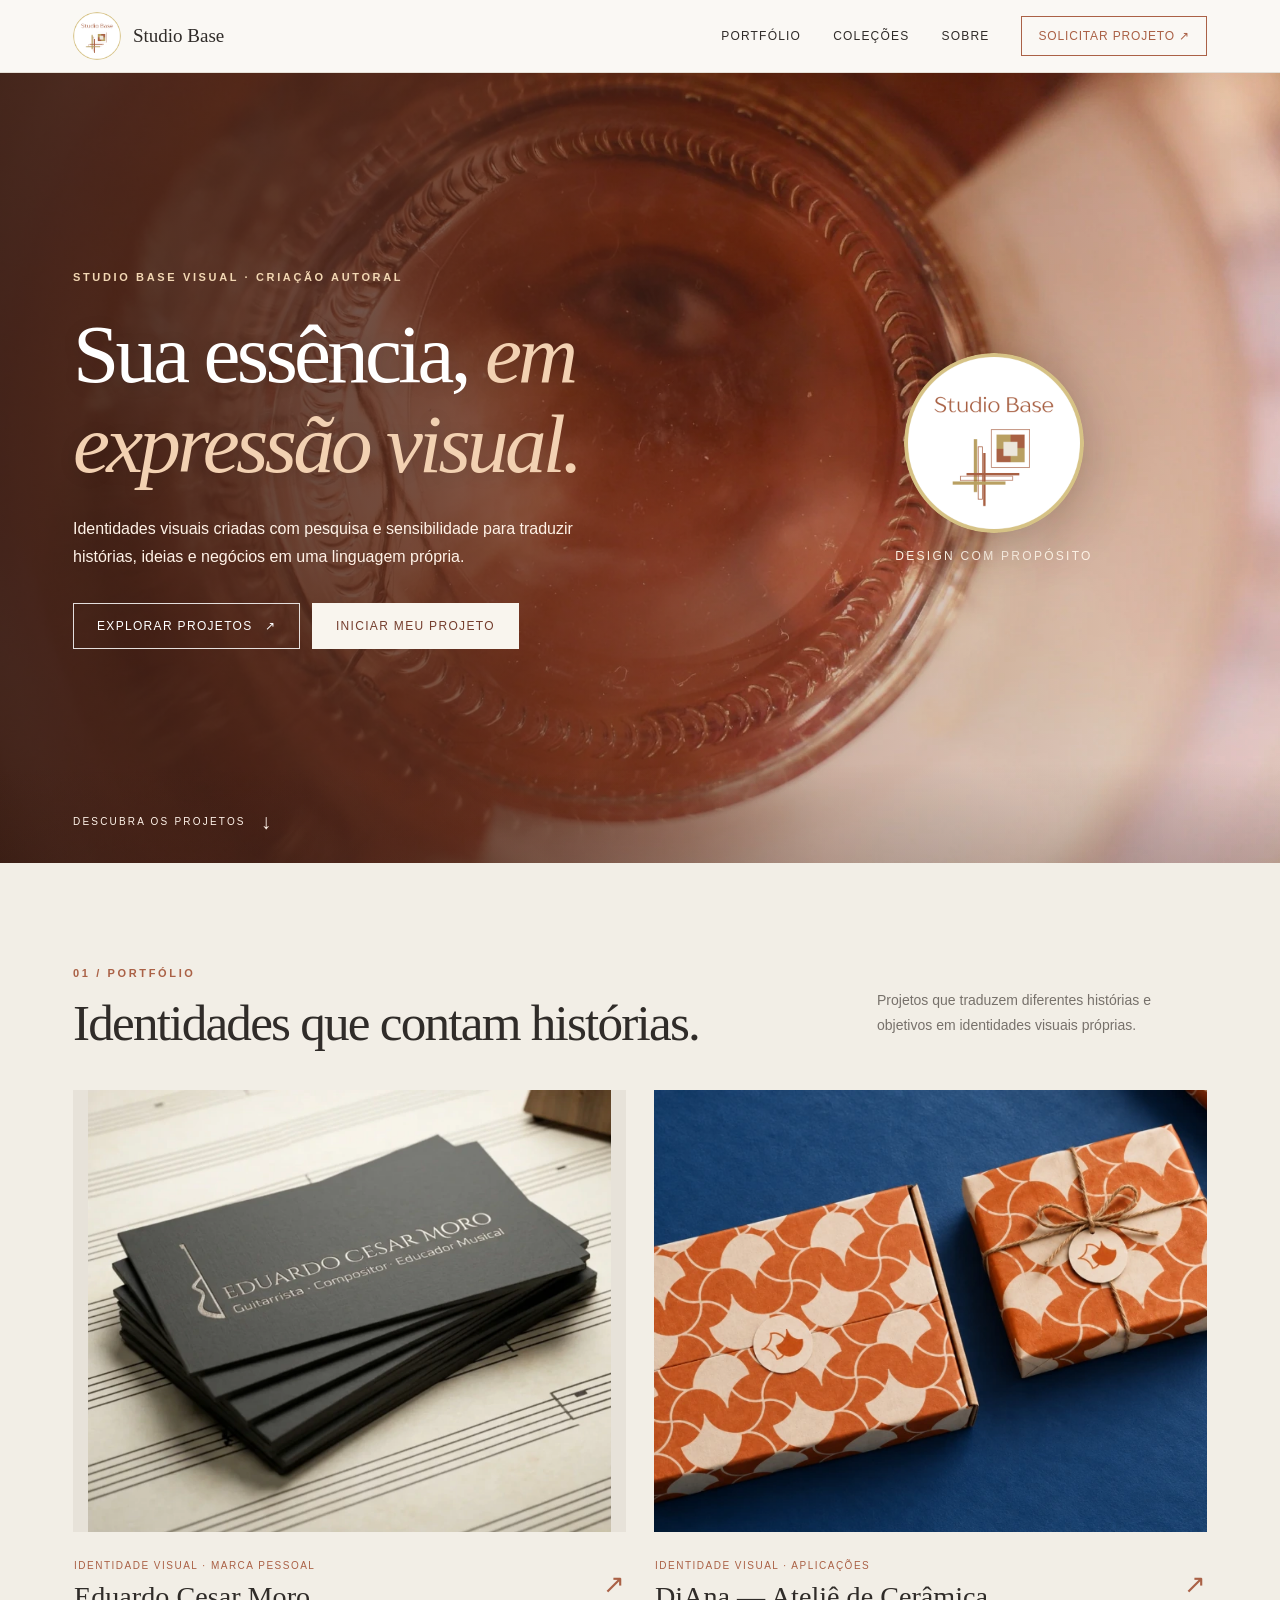
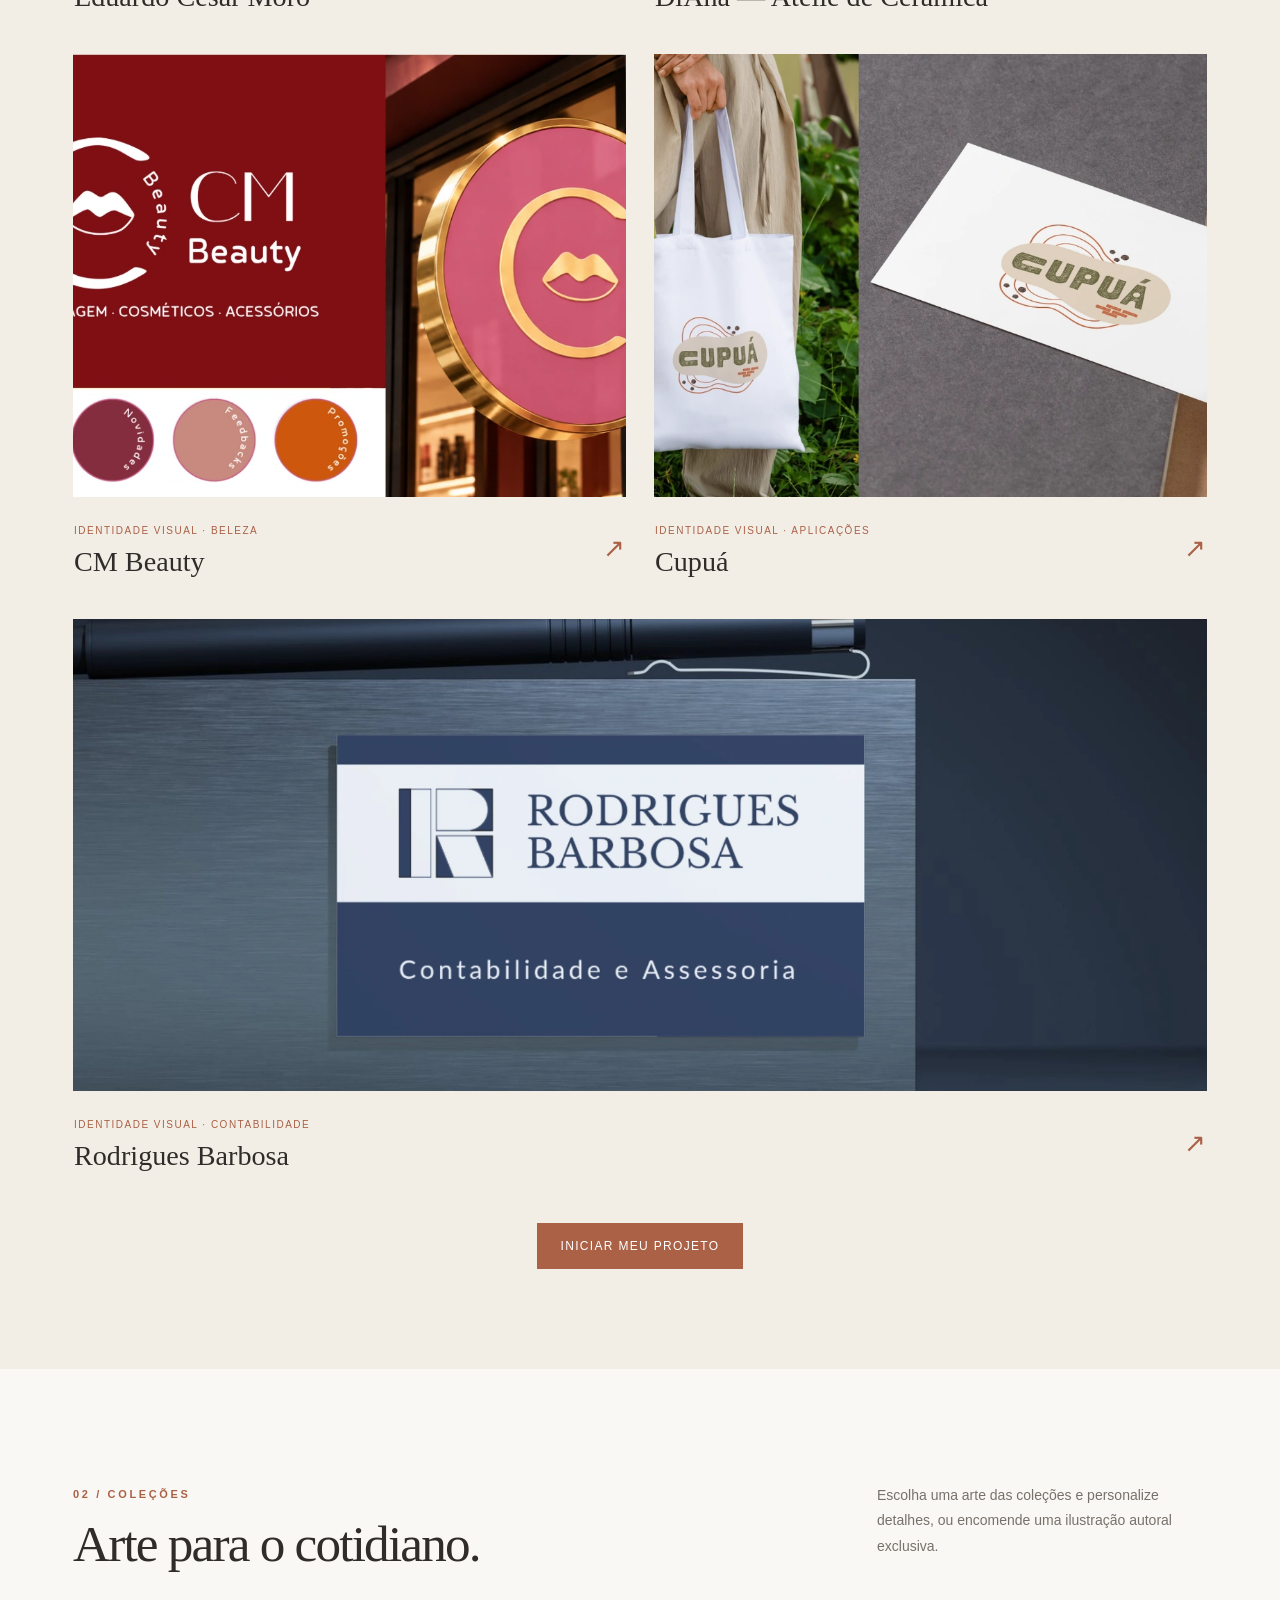
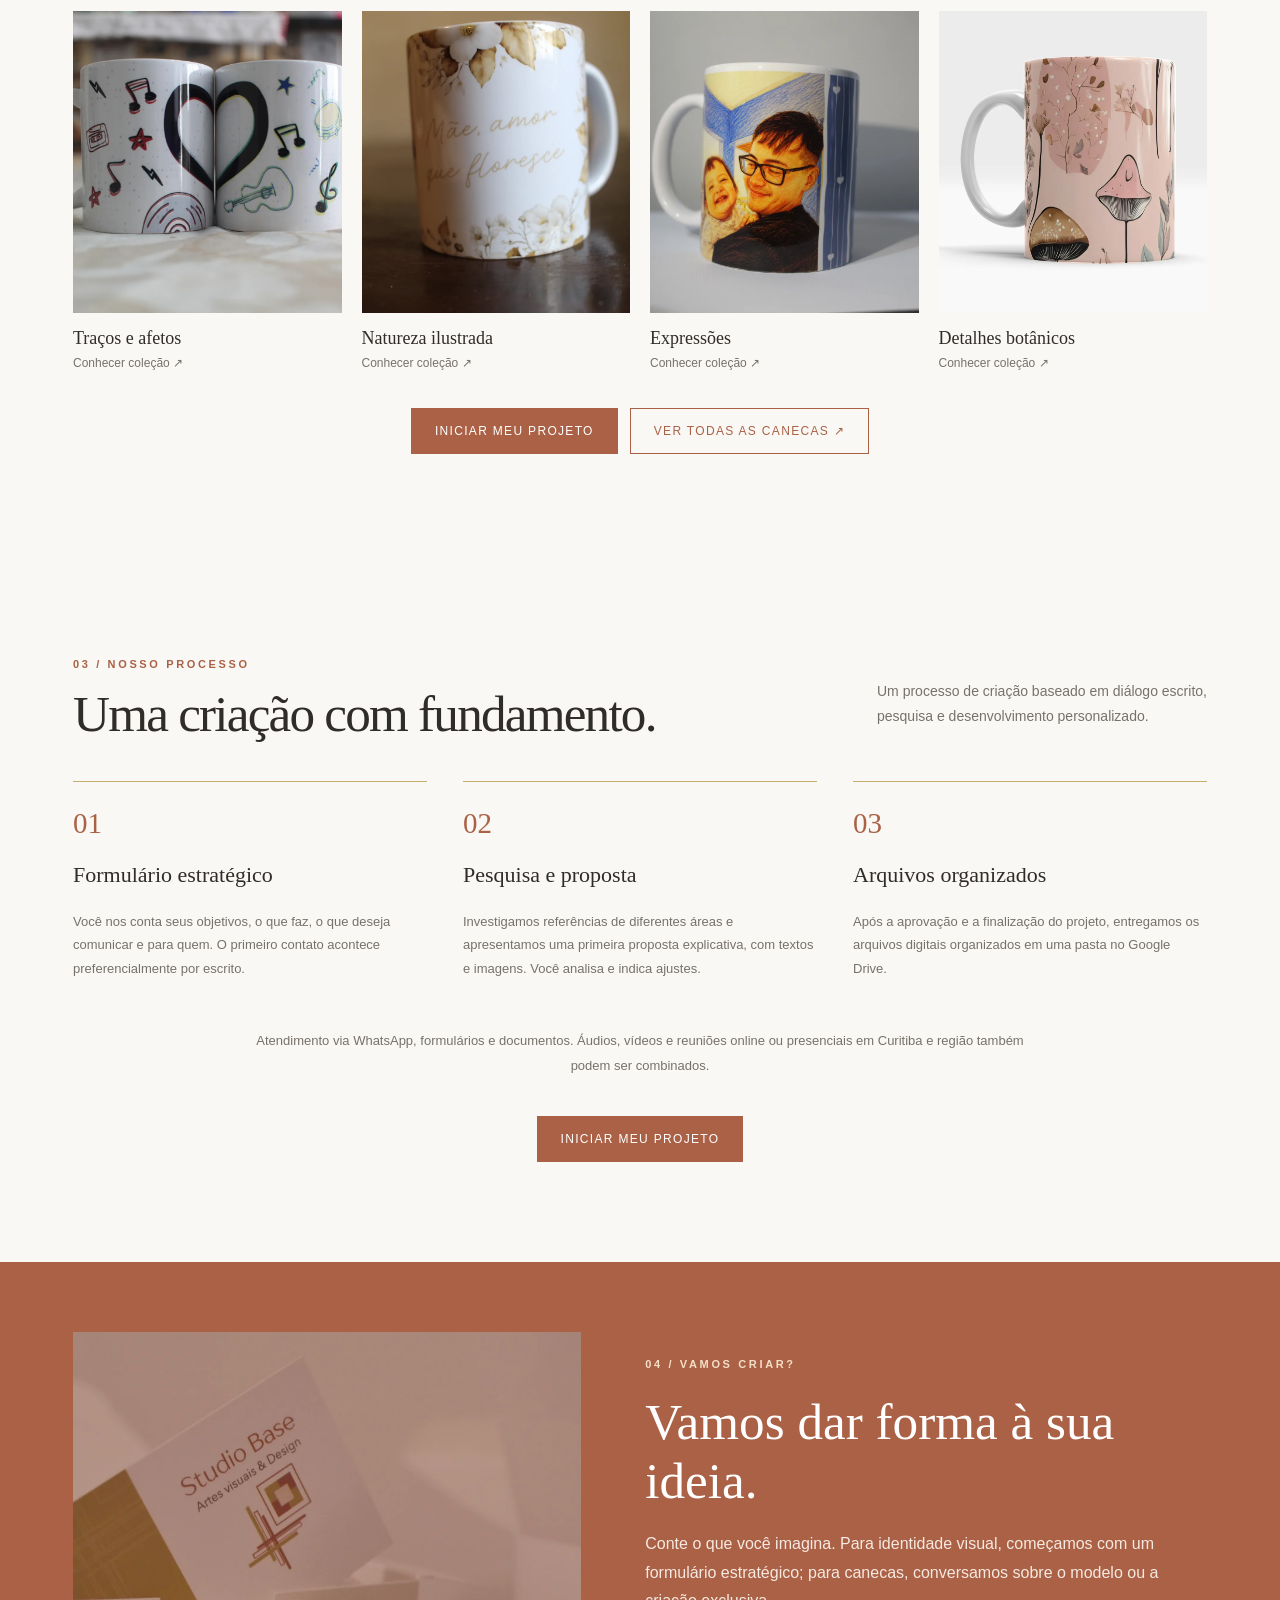
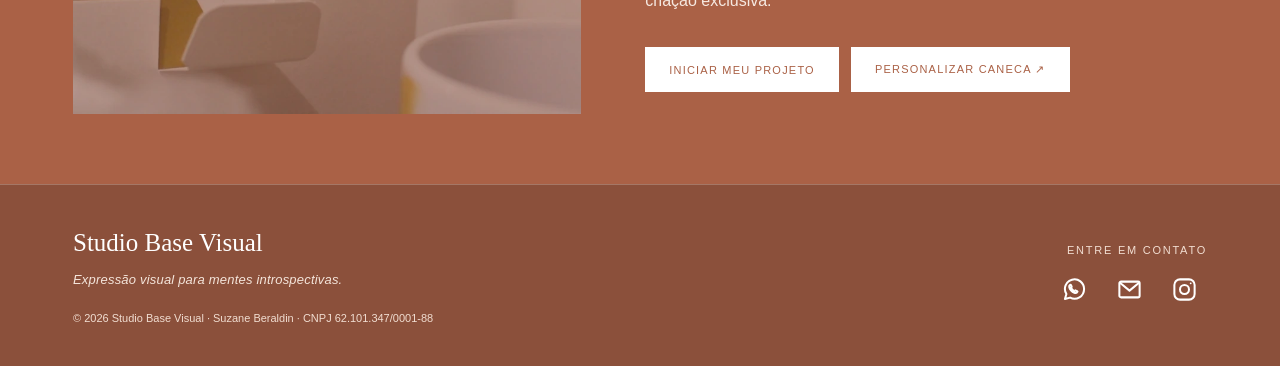
<file: index.html>
<!DOCTYPE html>

<html lang="pt-BR"><head><meta charset="utf-8"/><meta content="width=device-width,initial-scale=1" name="viewport"/><meta content="Studio Base Visual: expressão visual para marcas e pessoas. Identidades visuais com pesquisa e personalidade, além de canecas autorais e personalizadas." name="description"/><title>Studio Base Visual | Identidade com propósito</title><link href="style.css?v=assinatura180-left" rel="stylesheet"/><link href="assets/logo-circular.png" rel="icon"/></head><body>
<header><nav aria-label="Navegação principal" class="nav"><a class="brand" href="index.html"><img alt="Logomarca Studio Base Visual" src="assets/logo-circular.png"/>Studio Base</a><button aria-expanded="false" aria-label="Abrir menu" class="menu">☰</button><div class="links"><a href="#projetos">Portfólio</a><a href="#colecoes">Coleções</a><a href="sobre.html">Sobre</a><a class="nav-cta" data-contact="formulario" href="https://wa.me/554191995889?text=Ol%C3%A1%2C%20Suzane%21%20Conheci%20a%20Studio%20Base%20Visual%20pelo%20site%20e%20gostaria%20de%20solicitar%20o%20formul%C3%A1rio%20estrat%C3%A9gico%20para%20meu%20projeto%20de%20identidade%20visual." rel="noopener noreferrer" target="_blank">Solicitar projeto ↗</a></div></nav></header>
<main><section aria-labelledby="hero-title" class="hero hero-photo"><div aria-hidden="true" class="hero-photo-bg"></div><div class="wrap hero-inner"><div class="hero-copy"><span class="eyebrow">Studio Base Visual · Criação autoral</span><h1 id="hero-title">Sua essência, <em>em expressão visual.</em></h1><p class="lead">Identidades visuais criadas com pesquisa e sensibilidade para traduzir histórias, ideias e negócios em uma linguagem própria.</p><div class="actions"><a class="btn outline" href="#projetos">Explorar projetos <span aria-hidden="true">↗</span></a><a class="btn" href="#contato">Iniciar meu projeto</a></div></div><div class="hero-signature"><img alt="Logomarca original Studio Base Visual" src="assets/logo-circular.png"/><span>Design com propósito</span></div></div><a aria-label="Ir para o portfólio" class="hero-scroll" href="#projetos">Descubra os projetos <span aria-hidden="true">↓</span></a></section>
<section class="section alt" id="projetos"><div class="wrap"><div class="sectionhead"><div><span class="eyebrow">01 / Portfólio</span><h2>Identidades que contam histórias.</h2></div><p>Projetos que traduzem diferentes histórias e objetivos em identidades visuais próprias.</p></div><div class="projects projects-curated"><a aria-label="Explorar projeto Eduardo Cesar Moro" class="project project-curated" href="projeto.html?id=eduardo"><div class="project-visual"><img alt="Cartões de visita com identidade visual de Eduardo Cesar Moro" decoding="async" loading="lazy" src="assets/eduardo-cartoes.webp" style="object-fit:contain;background:#e7e2d9"/></div><div class="project-caption"><div><small>Identidade visual · Marca pessoal</small><h3>Eduardo Cesar Moro</h3></div><span aria-hidden="true" class="project-arrow">↗</span></div></a>
<a aria-label="Explorar projeto DiAna — Ateliê de Cerâmica" class="project project-curated" href="projeto.html?id=diana"><div class="project-visual"><img alt="Trabalho visual DiAna — Ateliê de Cerâmica" decoding="async" loading="lazy" src="assets/diana-embalagens.webp"/></div><div class="project-caption"><div><small>Identidade visual · Aplicações</small><h3>DiAna — Ateliê de Cerâmica</h3></div><span aria-hidden="true" class="project-arrow">↗</span></div></a>
<a aria-label="Explorar projeto CM Beauty" class="project project-curated" href="projeto.html?id=cmbeauty"><div class="project-visual"><img alt="Trabalho visual CM Beauty" decoding="async" loading="lazy" src="assets/cm-beauty.webp"/></div><div class="project-caption"><div><small>Identidade visual · Beleza</small><h3>CM Beauty</h3></div><span aria-hidden="true" class="project-arrow">↗</span></div></a>
<a aria-label="Explorar projeto Cupuá" class="project project-curated" href="projeto.html?id=cupua"><div class="project-visual"><img alt="Trabalho visual Cupuá" decoding="async" loading="lazy" src="assets/cupua.webp"/></div><div class="project-caption"><div><small>Identidade visual · Aplicações</small><h3>Cupuá</h3></div><span aria-hidden="true" class="project-arrow">↗</span></div></a><a aria-label="Explorar projeto Rodrigues Barbosa" class="project project-curated project-wide" href="projeto.html?id=rodrigues"><div class="project-visual"><img alt="Trabalho gráfico Rodrigues Barbosa" decoding="async" loading="lazy" src="assets/rodrigues-barbosa.webp"/></div><div class="project-caption"><div><small>Identidade visual · Contabilidade</small><h3>Rodrigues Barbosa</h3></div><span aria-hidden="true" class="project-arrow">↗</span></div></a></div><div class="actions section-cta"><a class="btn" href="#contato">Iniciar meu projeto</a></div></div></section>
<section class="section" id="colecoes"><div class="wrap"><div class="sectionhead"><div><span class="eyebrow">02 / Coleções</span><h2>Arte para o cotidiano.</h2></div><p>Escolha uma arte das coleções e personalize detalhes, ou encomende uma ilustração autoral exclusiva.</p></div><div class="collection"><a class="mug" href="colecoes.html"><div class="photo"><img alt="Caneca com ilustrações delicadas e coração" loading="lazy" src="assets/mug-1.webp"/></div><h3>Traços e afetos</h3><p>Conhecer coleção ↗</p></a><a class="mug" href="colecoes.html"><div class="photo"><img alt="Caneca com ilustração em tons naturais" loading="lazy" src="assets/mug-5.webp"/></div><h3>Natureza ilustrada</h3><p>Conhecer coleção ↗</p></a><a class="mug" href="colecoes.html"><div class="photo"><img alt="Caneca com estampa artística" loading="lazy" src="assets/mug-3.webp"/></div><h3>Expressões</h3><p>Conhecer coleção ↗</p></a><a class="mug" href="colecoes.html"><div class="photo"><img alt="Caneca com ilustração botânica" loading="lazy" src="assets/mug-10.webp"/></div><h3>Detalhes botânicos</h3><p>Conhecer coleção ↗</p></a></div><div class="actions section-cta"><a class="btn" href="#contato">Iniciar meu projeto</a><a class="btn outline" href="colecoes.html">Ver todas as canecas ↗</a></div></div></section>
<section class="section" id="processo"><div class="wrap"><div class="sectionhead"><div><span class="eyebrow">03 / Nosso processo</span><h2>Uma criação com fundamento.</h2></div><p>Um processo de criação baseado em diálogo escrito, pesquisa e desenvolvimento personalizado.</p></div><div class="steps"><div class="step"><strong>01</strong><h3>Formulário estratégico</h3><p>Você nos conta seus objetivos, o que faz, o que deseja comunicar e para quem. O primeiro contato acontece preferencialmente por escrito.</p></div><div class="step"><strong>02</strong><h3>Pesquisa e proposta</h3><p>Investigamos referências de diferentes áreas e apresentamos uma primeira proposta explicativa, com textos e imagens. Você analisa e indica ajustes.</p></div><div class="step"><strong>03</strong><h3>Arquivos organizados</h3><p>Após a aprovação e a finalização do projeto, entregamos os arquivos digitais organizados em uma pasta no Google Drive.</p></div></div><p class="process-note">Atendimento via WhatsApp, formulários e documentos. Áudios, vídeos e reuniões online ou presenciais em Curitiba e região também podem ser combinados.</p><div class="actions section-cta"><a class="btn" href="#contato">Iniciar meu projeto</a></div></div></section>
<section class="contact" id="contato"><div class="contact-editorial"><figure class="contact-editorial-image"><img alt="Cartão institucional do Studio Base Visual entre materiais de papelaria" decoding="async" loading="lazy" src="assets/studio-cartao-institucional.webp"/></figure><div class="contact-editorial-copy"><span class="eyebrow" style="color:#f4dfc6">04 / Vamos criar?</span><h2 class="serif">Vamos dar forma à sua ideia.</h2><p>Conte o que você imagina. Para identidade visual, começamos com um formulário estratégico; para canecas, conversamos sobre o modelo ou a criação exclusiva.</p><div class="actions" style="justify-content:center"><a class="btn" data-contact="formulario" href="https://wa.me/554191995889?text=Ol%C3%A1%2C%20Suzane%21%20Conheci%20a%20Studio%20Base%20Visual%20pelo%20site%20e%20gostaria%20de%20solicitar%20o%20formul%C3%A1rio%20estrat%C3%A9gico%20para%20meu%20projeto%20de%20identidade%20visual." rel="noopener noreferrer" target="_blank">Iniciar meu projeto</a><a class="btn" data-contact="caneca exclusiva" href="https://wa.me/554191995889?text=Ol%C3%A1%2C%20Suzane%21%20Conheci%20suas%20cole%C3%A7%C3%B5es%20pelo%20site%20e%20gostaria%20de%20conversar%20sobre%20uma%20caneca%20com%20ilustra%C3%A7%C3%A3o%20exclusiva." rel="noopener noreferrer" target="_blank">Personalizar caneca ↗</a></div></div></div></section></main>
<footer class="site-footer"><div class="wrap footer-inner"><div class="footer-main"><a class="footer-name" href="index.html">Studio Base Visual</a><p>Expressão visual para mentes introspectivas.</p><small>© <span class="current-year">2026</span> Studio Base Visual · Suzane Beraldin · CNPJ 62.101.347/0001-88</small></div><div class="footer-contact"><span class="footer-label">Entre em contato</span><div aria-label="Canais de contato" class="social-links"><a aria-label="Conversar no WhatsApp" class="social-icon" href="https://wa.me/554191995889" rel="noopener noreferrer" target="_blank" title="WhatsApp"><svg aria-hidden="true" fill="none" stroke="currentColor" stroke-linecap="round" stroke-linejoin="round" stroke-width="1.8" viewbox="0 0 24 24"><path d="M20.5 11.7a8.5 8.5 0 0 1-12.4 7.5L3.5 20.5l1.3-4.5a8.5 8.5 0 1 1 15.7-4.3Z"></path><path d="M9 8.4c-.4-.7-.8-.6-1.1-.4-.6.5-.8 1.2-.5 2.1.6 1.9 2.6 4 4.5 4.8 1 .4 1.7.3 2.2-.2l.6-.9-2-1c-.3.4-.6.8-1 .6-1.2-.6-2.1-1.5-2.7-2.7-.2-.4.2-.7.5-1Z"></path></svg></a><a aria-label="Enviar e-mail" class="social-icon" href="mailto:contato@studiobasevisual.com.br" title="E-mail"><svg aria-hidden="true" fill="none" stroke="currentColor" stroke-linecap="round" stroke-linejoin="round" stroke-width="1.8" viewbox="0 0 24 24"><rect height="14" rx="1.5" width="18" x="3" y="5"></rect><path d="m3.5 6 8.5 7 8.5-7"></path></svg></a><a aria-label="Visitar Instagram" class="social-icon" href="https://www.instagram.com/studio.basevisual/" rel="noopener noreferrer" target="_blank" title="Instagram"><svg aria-hidden="true" fill="none" stroke="currentColor" stroke-linecap="round" stroke-linejoin="round" stroke-width="1.8" viewbox="0 0 24 24"><rect height="18" rx="5" width="18" x="3" y="3"></rect><circle cx="12" cy="12" r="4"></circle><circle cx="17.5" cy="6.5" fill="currentColor" r=".8" stroke="none"></circle></svg></a></div></div></div></footer><script src="app.js"></script></body></html>
</file>
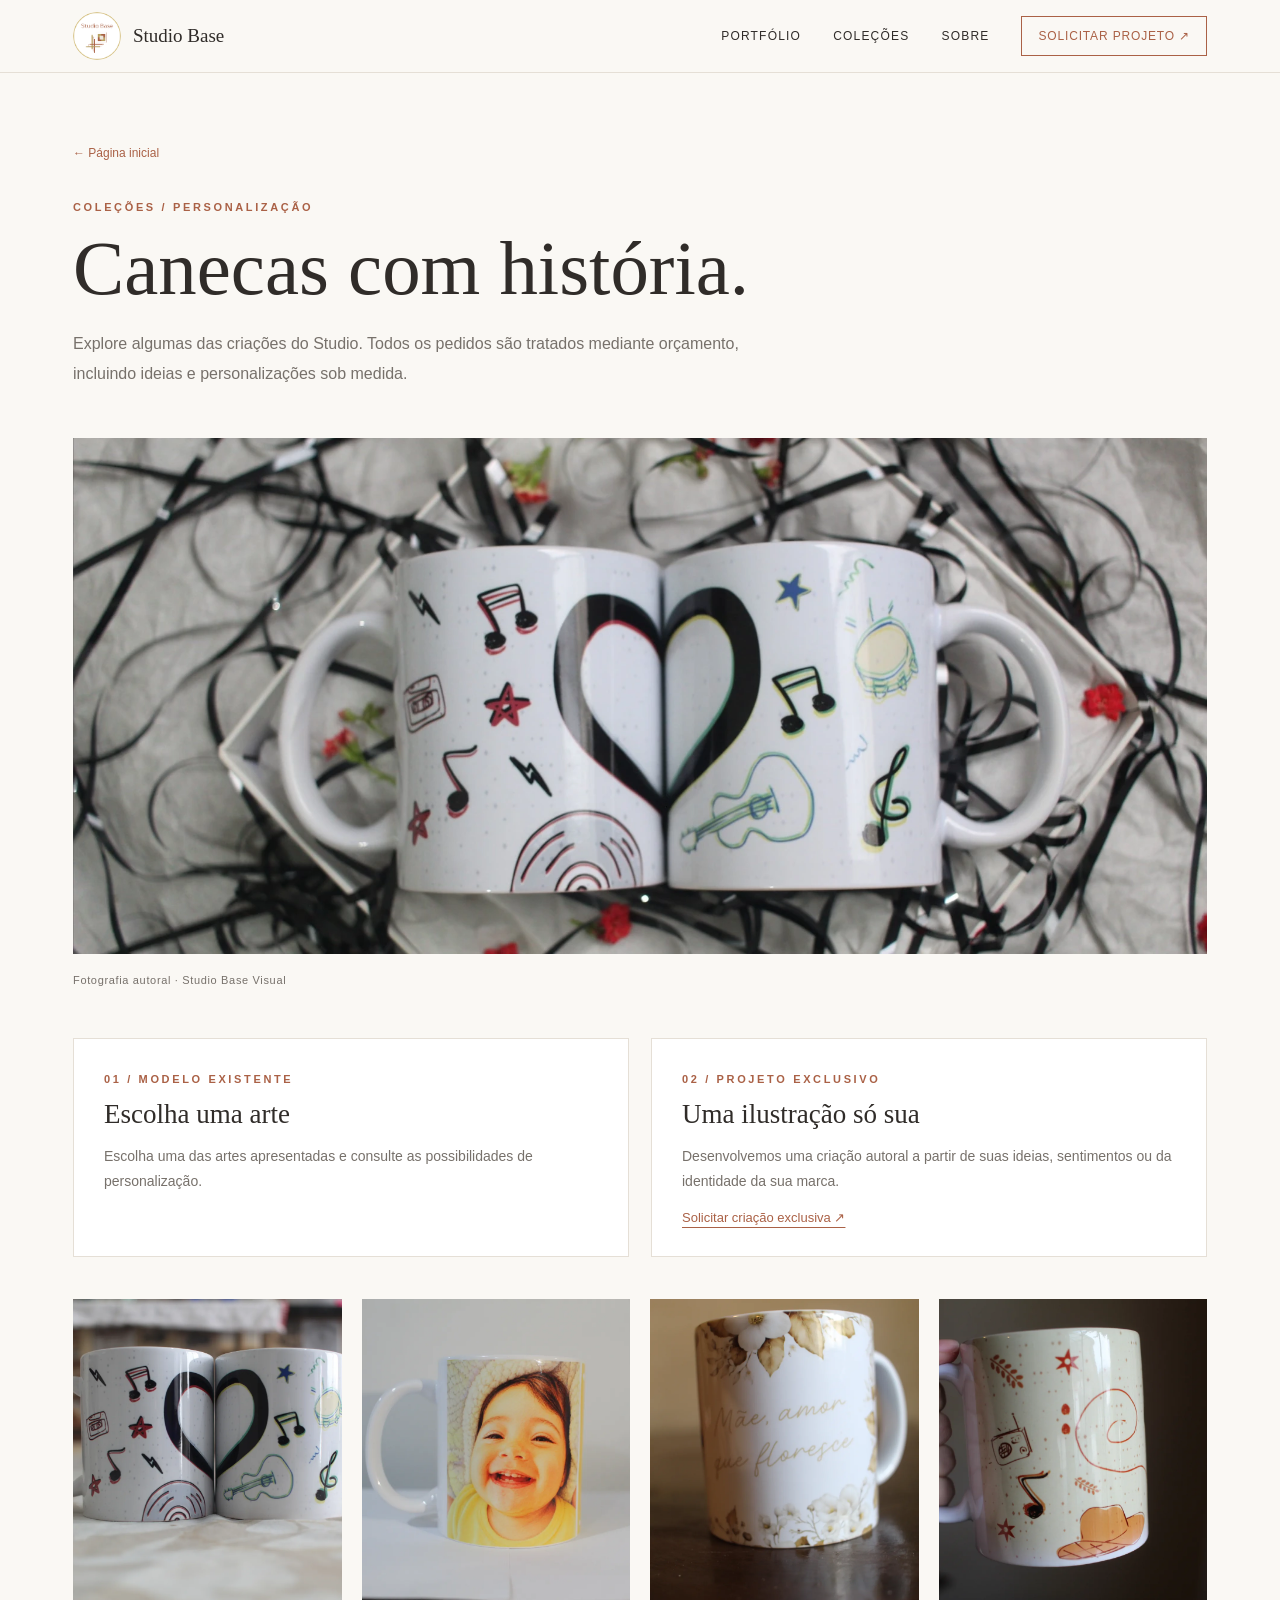
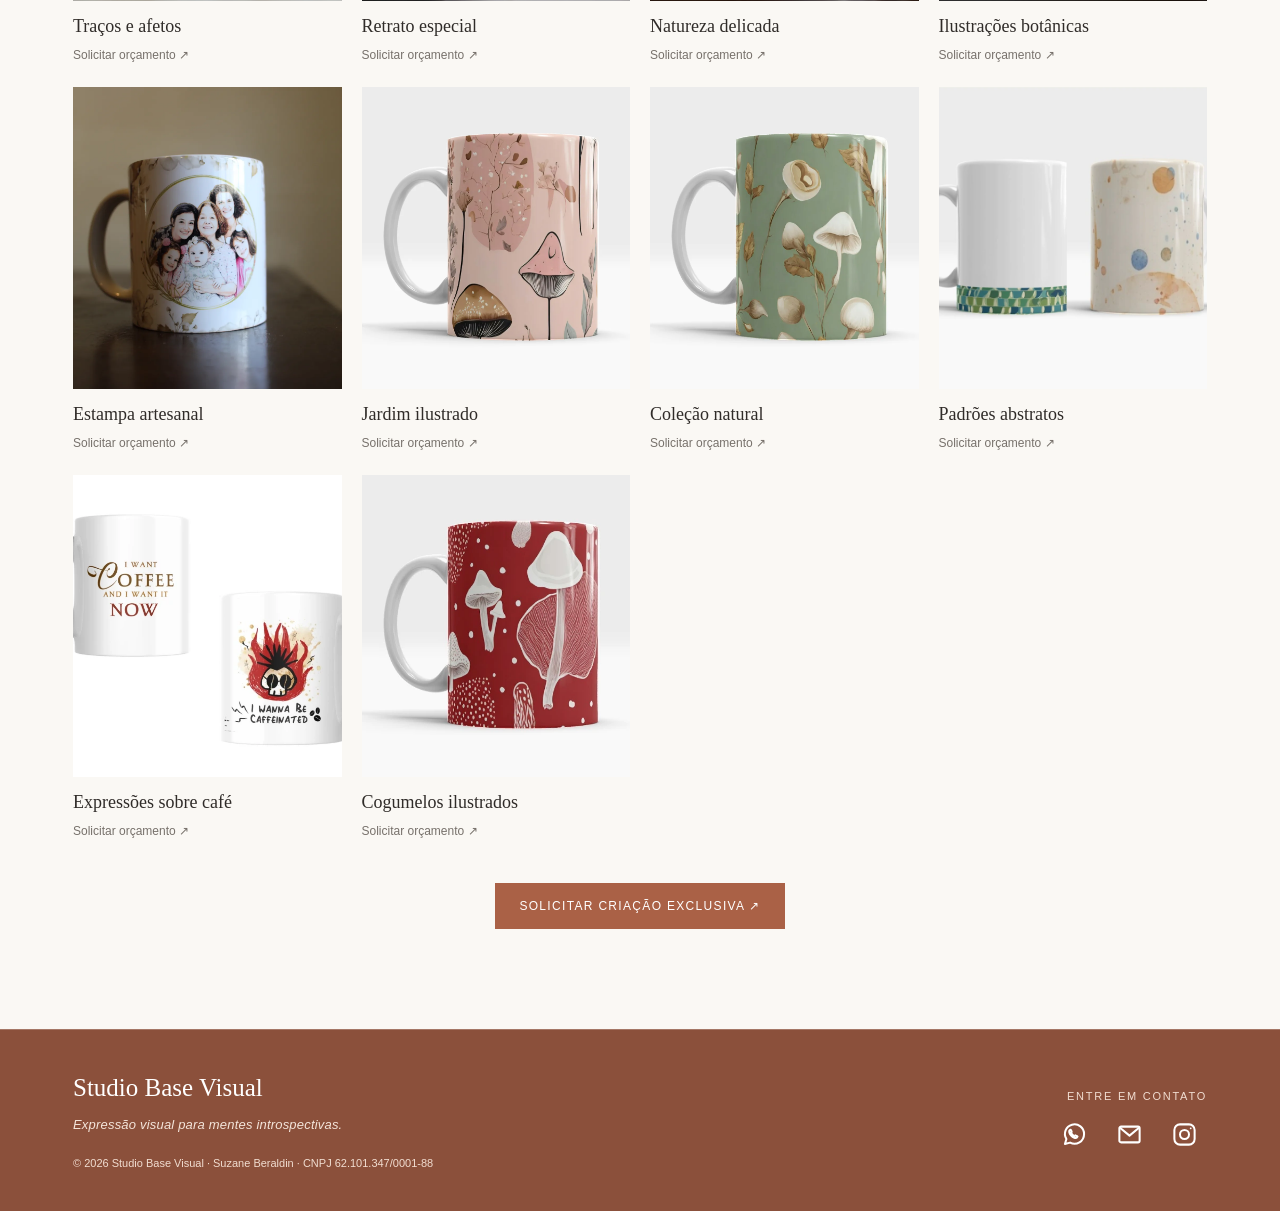
<file: colecoes.html>
<!DOCTYPE html>

<html lang="pt-BR"><head><meta charset="utf-8"/><meta content="width=device-width,initial-scale=1" name="viewport"/><meta content="Explore as canecas e coleções personalizadas da Studio Base Visual." name="description"/><title>Coleções | Studio Base Visual</title><link href="style.css" rel="stylesheet"/></head><body><header><nav aria-label="Navegação principal" class="nav"><a class="brand" href="index.html"><img alt="Logomarca Studio Base Visual" src="assets/logo-circular.png"/>Studio Base</a><button aria-expanded="false" aria-label="Abrir menu" class="menu">☰</button><div class="links"><a href="index.html#projetos">Portfólio</a><a href="colecoes.html">Coleções</a><a href="sobre.html">Sobre</a><a class="nav-cta" data-contact="formulario" href="https://wa.me/554191995889?text=Ol%C3%A1%2C%20Suzane%21%20Conheci%20a%20Studio%20Base%20Visual%20pelo%20site%20e%20gostaria%20de%20solicitar%20o%20formul%C3%A1rio%20estrat%C3%A9gico%20para%20meu%20projeto%20de%20identidade%20visual." rel="noopener noreferrer" target="_blank">Solicitar projeto ↗</a></div></nav></header><main class="wrap detail"><a class="back" href="index.html#colecoes">← Página inicial</a><span class="eyebrow" style="display:block;margin-top:40px">Coleções / Personalização</span><h1>Canecas com história.</h1><p>Explore algumas das criações do Studio. Todos os pedidos são tratados mediante orçamento, incluindo ideias e personalizações sob medida.</p><figure class="colecoes-editorial"><img src="assets/canecas-coracao-autoral.webp" width="1827" height="864" alt="Fotografia autoral de duas canecas ilustradas que, juntas, formam um coração" decoding="async" fetchpriority="high"/><figcaption>Fotografia autoral · Studio Base Visual</figcaption></figure><div class="offer-paths"><div><span class="eyebrow">01 / Modelo existente</span><h2>Escolha uma arte</h2><p>Escolha uma das artes apresentadas e consulte as possibilidades de personalização.</p></div><div><span class="eyebrow">02 / Projeto exclusivo</span><h2>Uma ilustração só sua</h2><p>Desenvolvemos uma criação autoral a partir de suas ideias, sentimentos ou da identidade da sua marca.</p><a class="textlink" data-contact="caneca exclusiva" href="https://wa.me/554191995889?text=Ol%C3%A1%2C%20Suzane%21%20Conheci%20suas%20cole%C3%A7%C3%B5es%20pelo%20site%20e%20gostaria%20de%20conversar%20sobre%20uma%20caneca%20com%20ilustra%C3%A7%C3%A3o%20exclusiva." rel="noopener noreferrer" target="_blank">Solicitar criação exclusiva ↗</a></div></div><div class="collection" id="mugs"></div><div class="center"><a class="btn" data-contact="caneca exclusiva" href="https://wa.me/554191995889?text=Ol%C3%A1%2C%20Suzane%21%20Conheci%20suas%20cole%C3%A7%C3%B5es%20pelo%20site%20e%20gostaria%20de%20conversar%20sobre%20uma%20caneca%20com%20ilustra%C3%A7%C3%A3o%20exclusiva." rel="noopener noreferrer" target="_blank">Solicitar criação exclusiva ↗</a></div></main><footer class="site-footer"><div class="wrap footer-inner"><div class="footer-main"><a class="footer-name" href="index.html">Studio Base Visual</a><p>Expressão visual para mentes introspectivas.</p><small>© <span class="current-year">2026</span> Studio Base Visual · Suzane Beraldin · CNPJ 62.101.347/0001-88</small></div><div class="footer-contact"><span class="footer-label">Entre em contato</span><div aria-label="Canais de contato" class="social-links"><a aria-label="Conversar no WhatsApp" class="social-icon" href="https://wa.me/554191995889" rel="noopener noreferrer" target="_blank" title="WhatsApp"><svg aria-hidden="true" fill="none" stroke="currentColor" stroke-linecap="round" stroke-linejoin="round" stroke-width="1.8" viewbox="0 0 24 24"><path d="M20.5 11.7a8.5 8.5 0 0 1-12.4 7.5L3.5 20.5l1.3-4.5a8.5 8.5 0 1 1 15.7-4.3Z"></path><path d="M9 8.4c-.4-.7-.8-.6-1.1-.4-.6.5-.8 1.2-.5 2.1.6 1.9 2.6 4 4.5 4.8 1 .4 1.7.3 2.2-.2l.6-.9-2-1c-.3.4-.6.8-1 .6-1.2-.6-2.1-1.5-2.7-2.7-.2-.4.2-.7.5-1Z"></path></svg></a><a aria-label="Enviar e-mail" class="social-icon" href="mailto:contato@studiobasevisual.com.br" title="E-mail"><svg aria-hidden="true" fill="none" stroke="currentColor" stroke-linecap="round" stroke-linejoin="round" stroke-width="1.8" viewbox="0 0 24 24"><rect height="14" rx="1.5" width="18" x="3" y="5"></rect><path d="m3.5 6 8.5 7 8.5-7"></path></svg></a><a aria-label="Visitar Instagram" class="social-icon" href="https://www.instagram.com/studio.basevisual/" rel="noopener noreferrer" target="_blank" title="Instagram"><svg aria-hidden="true" fill="none" stroke="currentColor" stroke-linecap="round" stroke-linejoin="round" stroke-width="1.8" viewbox="0 0 24 24"><rect height="18" rx="5" width="18" x="3" y="3"></rect><circle cx="12" cy="12" r="4"></circle><circle cx="17.5" cy="6.5" fill="currentColor" r=".8" stroke="none"></circle></svg></a></div></div></div></footer><script src="app.js"></script><script>
const mugs=[['mug-1','Traços e afetos','personalizadas'],['mug-4','Retrato especial','personalizadas'],['mug-5','Natureza delicada','autorais'],['mug-6','Ilustrações botânicas','autorais'],['mug-8','Estampa artesanal','autorais'],['mug-10','Jardim ilustrado','autorais'],['mug-11','Coleção natural','autorais'],['canecas-abstratas','Padrões abstratos','autorais'],['canecas-cafe','Expressões sobre café','personalizadas'],['caneca-cogumelos','Cogumelos ilustrados','autorais']];document.getElementById('mugs').innerHTML=mugs.map(([img,name,cat])=>`<a class="mug" data-category="${cat}" href="https://wa.me/554191995889?text=${encodeURIComponent(`Olá, Suzane! Vi a caneca ${name} no site e gostaria de consultar o orçamento e as opções de personalização.`)}" target="_blank" rel="noopener noreferrer"><div class="photo"><img src="assets/${img}.webp" loading="lazy" alt="${name}"></div><h3>${name}</h3><p>Solicitar orçamento ↗</p></a>`).join('');
</script></body></html>
</file>
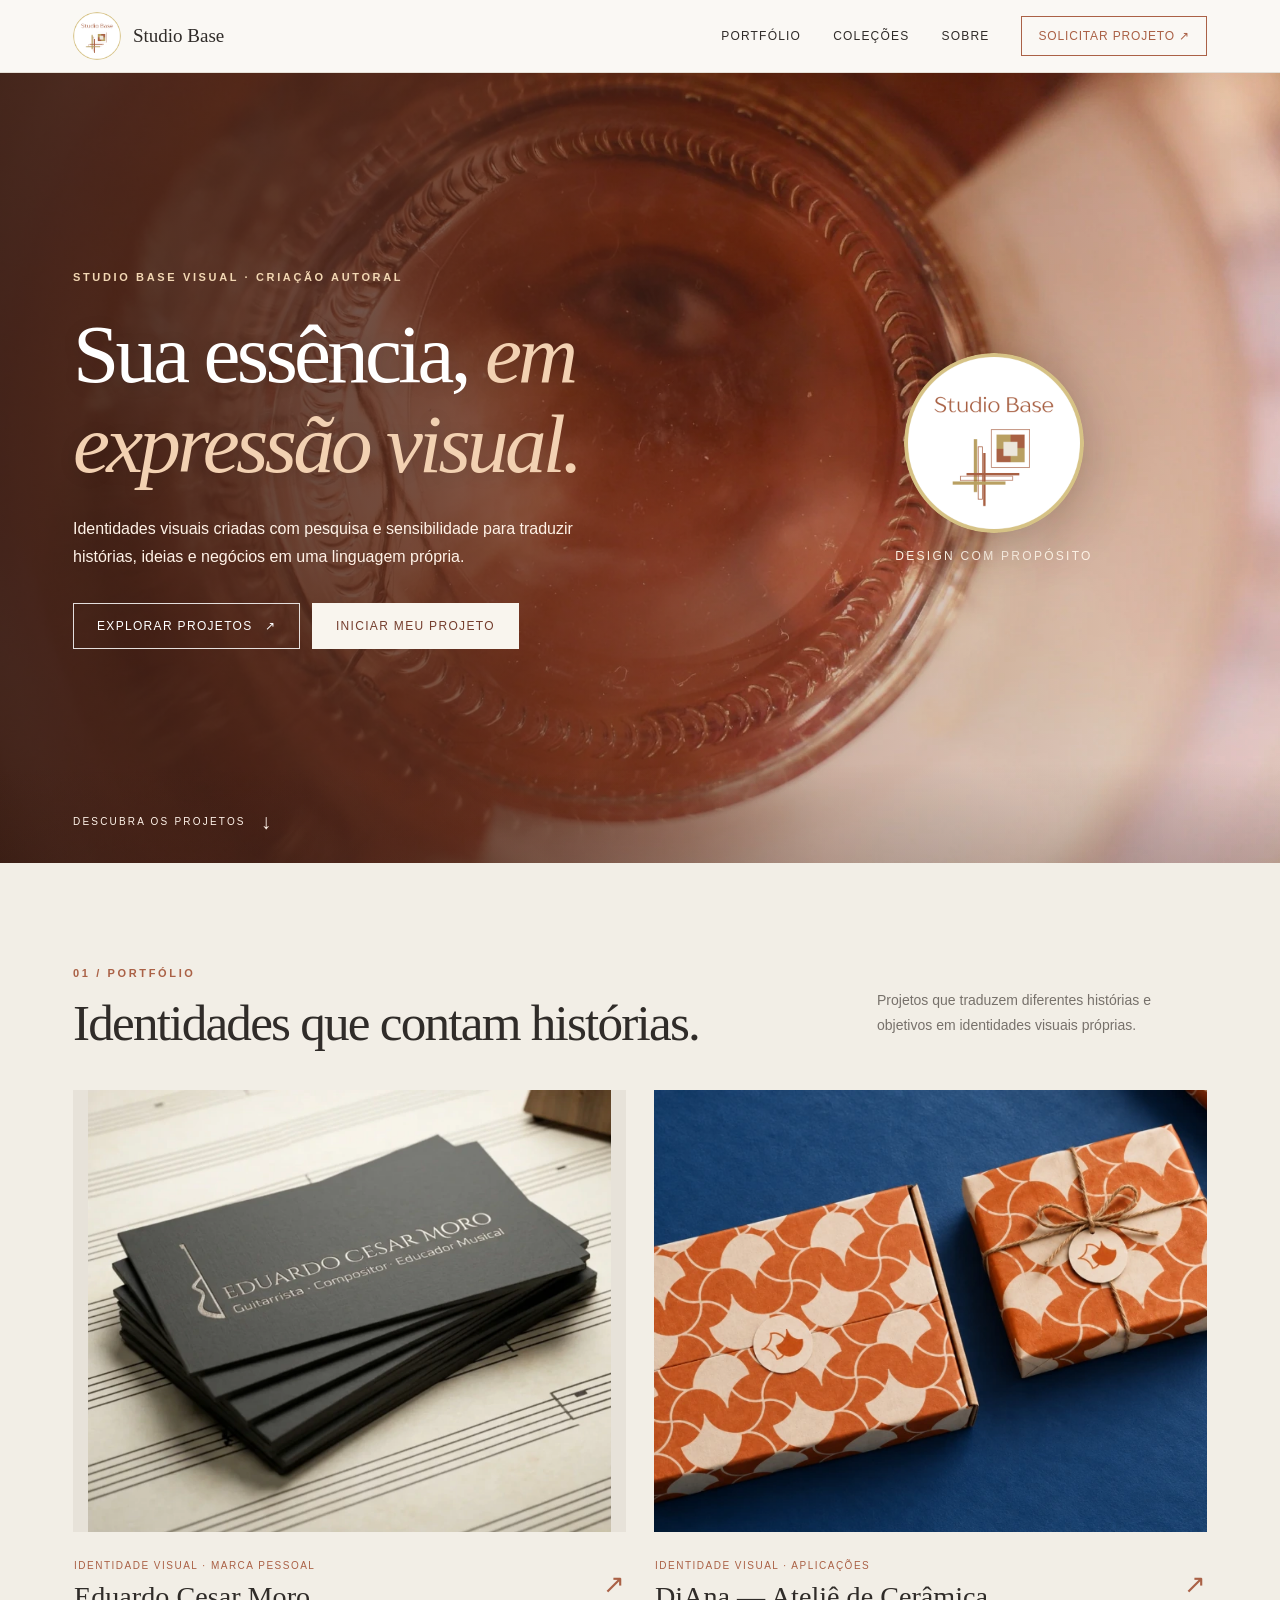
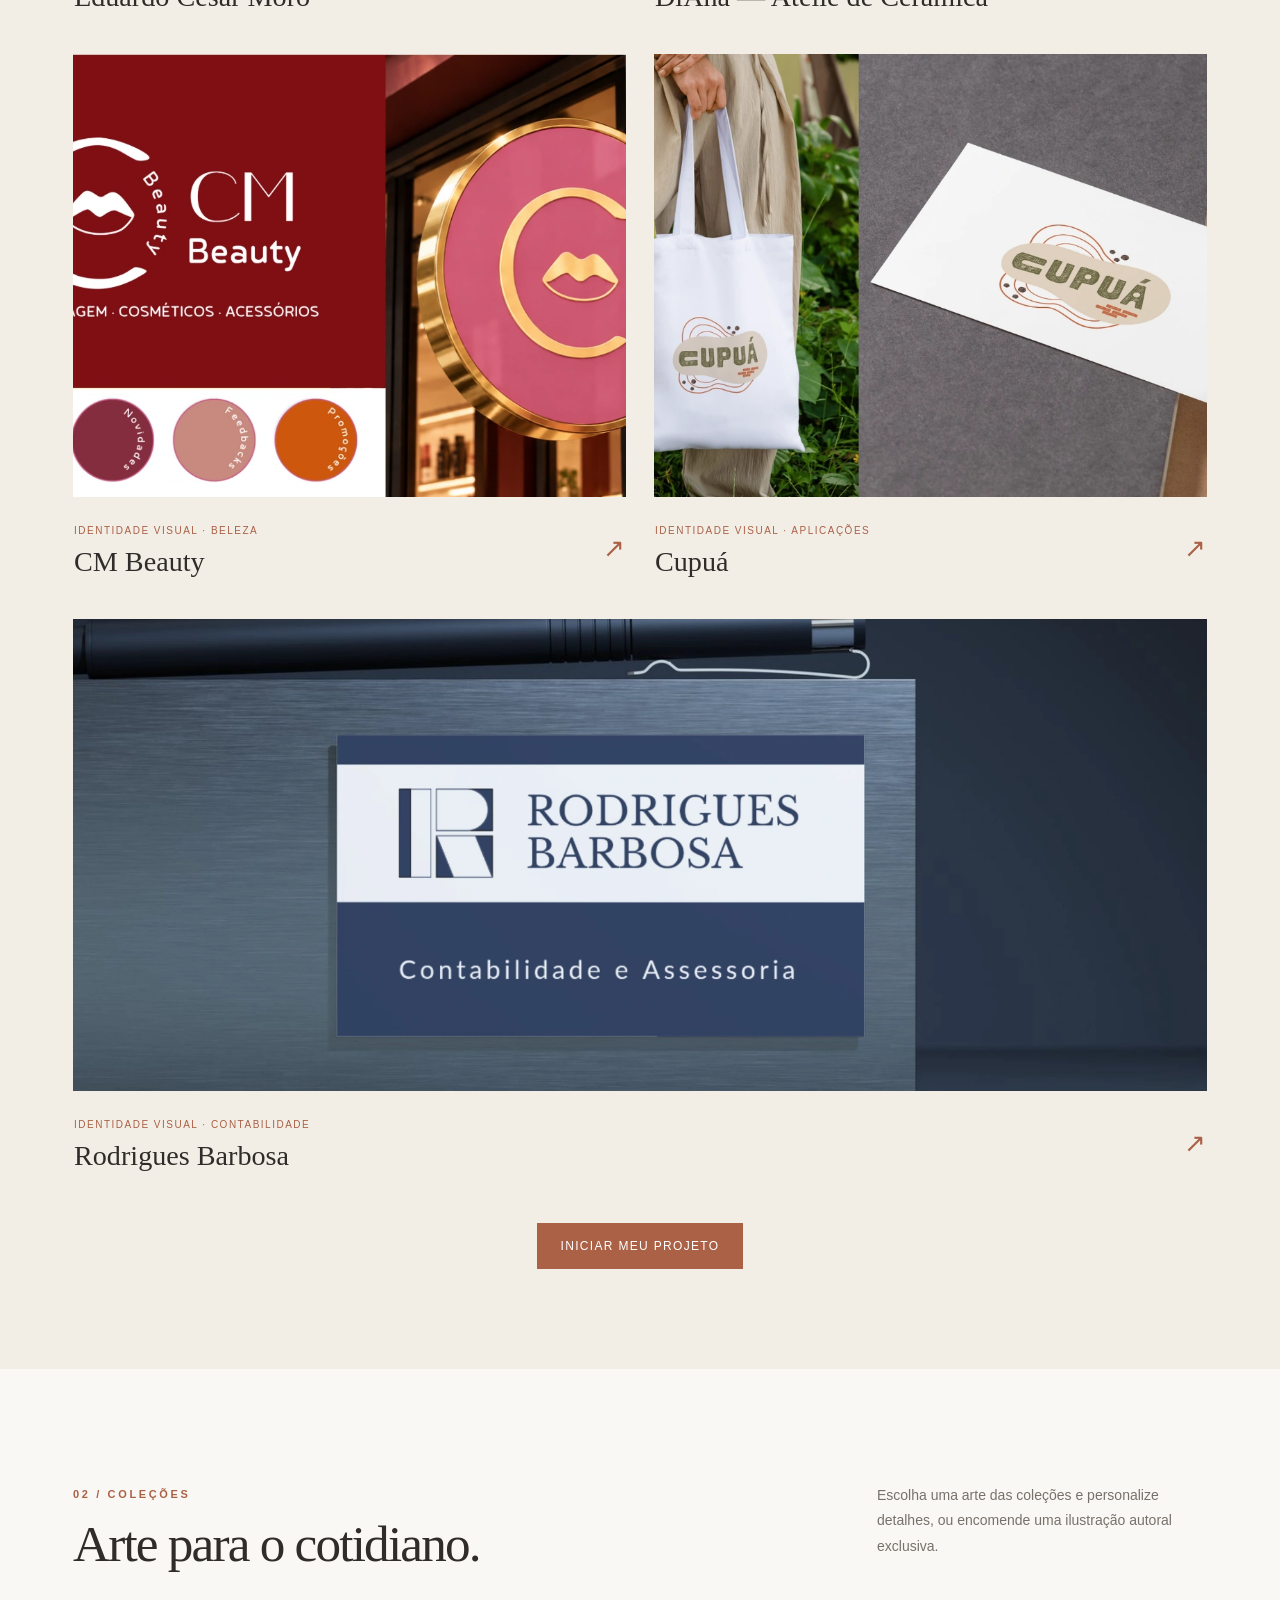
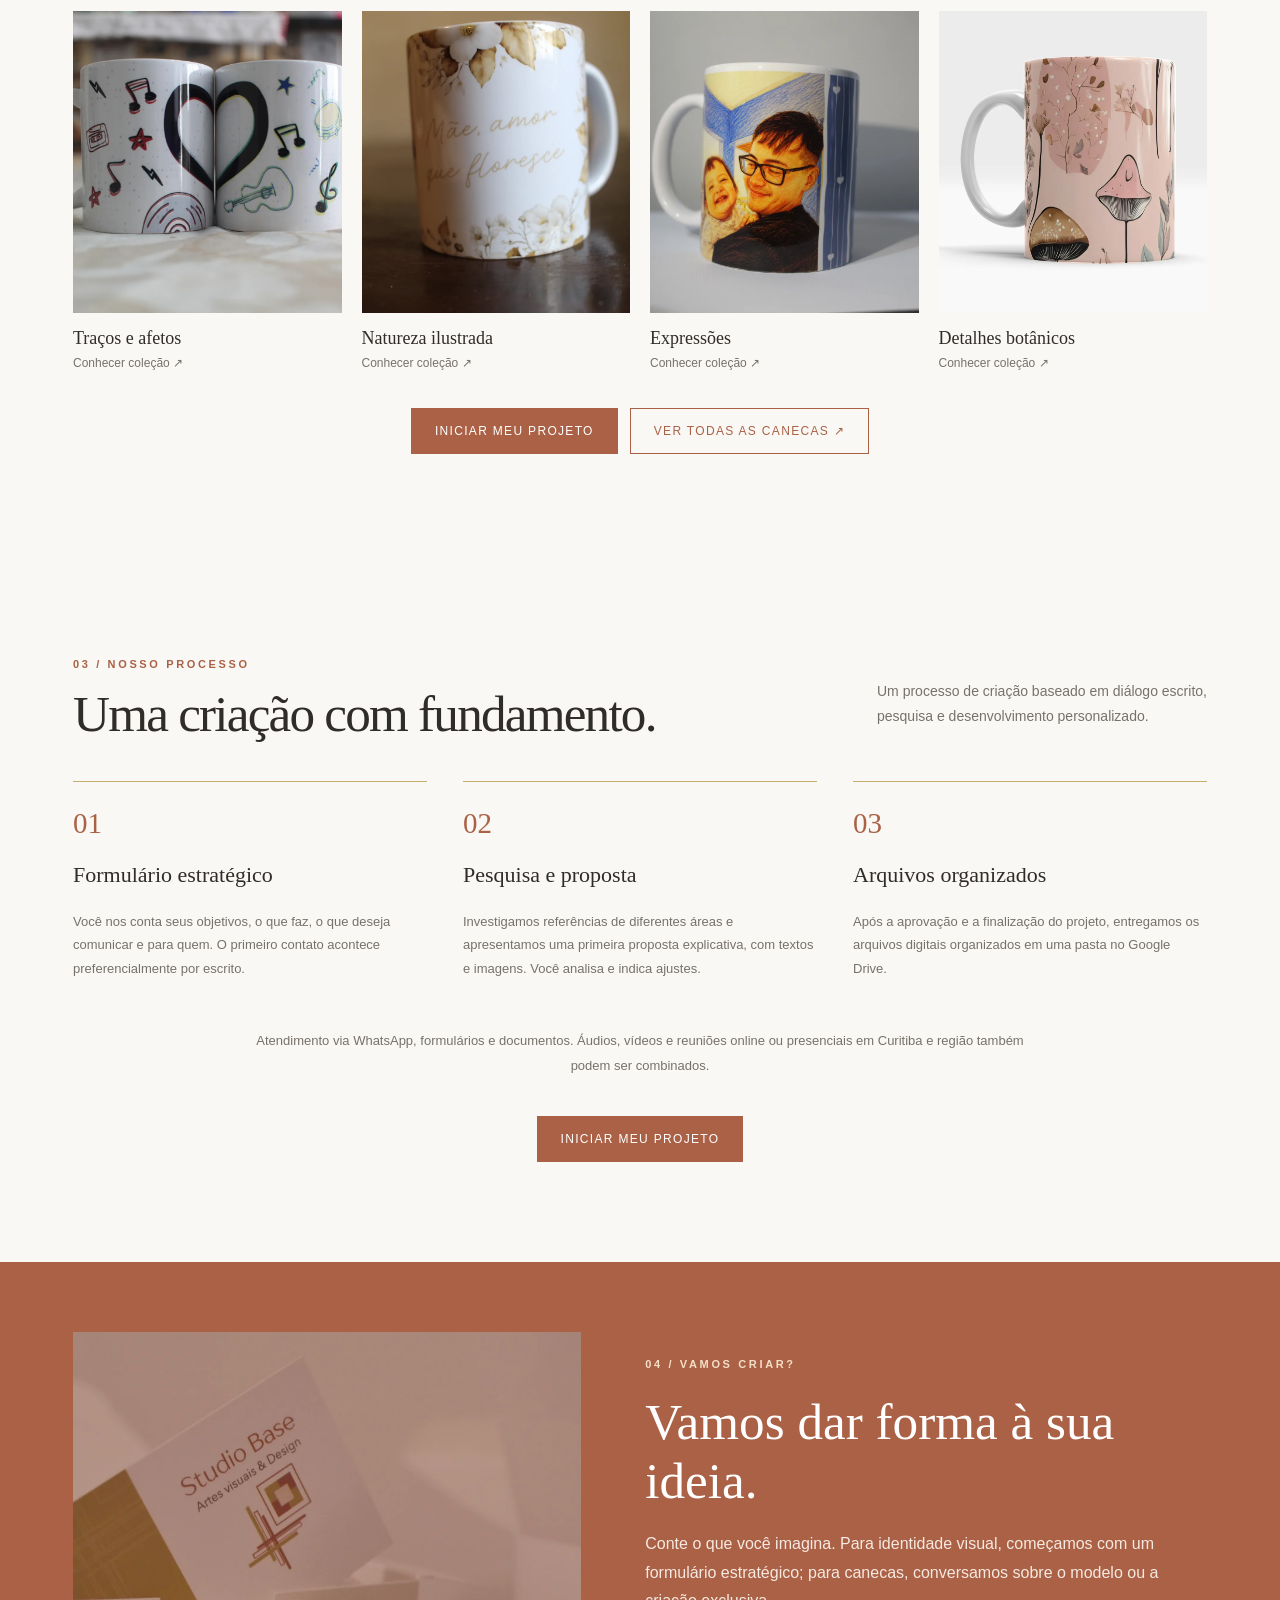
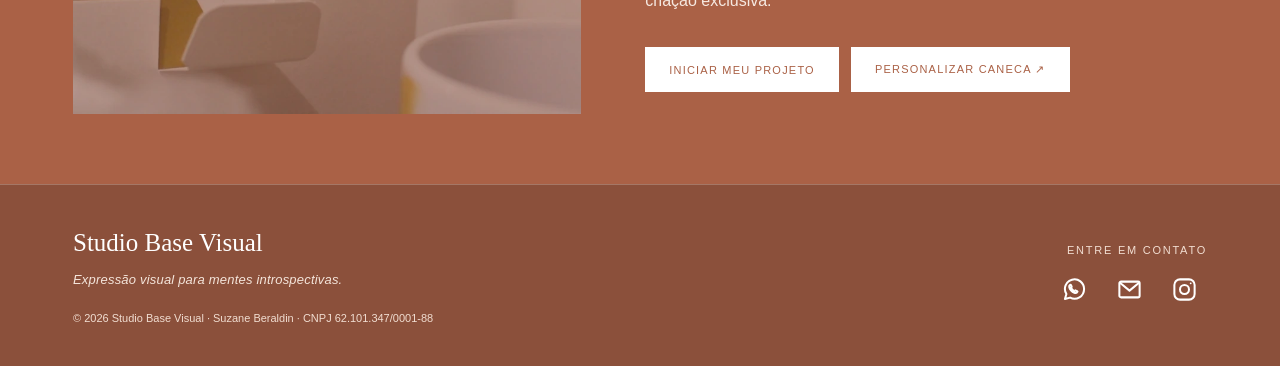
<file: projeto.html>
<!DOCTYPE html>

<html lang="pt-BR"><head><meta charset="utf-8"/><meta content="width=device-width,initial-scale=1" name="viewport"/><meta content="Conheça os projetos de identidade visual da Studio Base Visual." name="description"/><title>Projeto | Studio Base Visual</title><link href="style.css" rel="stylesheet"/></head><body><header><nav aria-label="Navegação principal" class="nav"><a class="brand" href="index.html"><img alt="Logomarca Studio Base Visual" src="assets/logo-circular.png"/>Studio Base</a><button aria-expanded="false" aria-label="Abrir menu" class="menu">☰</button><div class="links"><a href="index.html#projetos">Portfólio</a><a href="index.html#colecoes">Coleções</a><a href="sobre.html">Sobre</a><a class="nav-cta" data-contact="formulario" href="https://wa.me/554191995889?text=Ol%C3%A1%2C%20Suzane%21%20Conheci%20a%20Studio%20Base%20Visual%20pelo%20site%20e%20gostaria%20de%20solicitar%20o%20formul%C3%A1rio%20estrat%C3%A9gico%20para%20meu%20projeto%20de%20identidade%20visual." rel="noopener noreferrer" target="_blank">Solicitar projeto ↗</a></div></nav></header><main class="wrap detail"><a class="back" href="index.html#projetos">← Voltar aos projetos</a><span class="eyebrow" style="display:block;margin-top:40px">Portfólio / Projeto</span><h1 id="title"></h1><p id="desc"></p><div class="detail-gallery detail-gallery-curated" id="gallery"></div><p class="project-source-note" id="project-note"></p><a class="btn" data-contact="formulario" href="https://wa.me/554191995889?text=Ol%C3%A1%2C%20Suzane%21%20Conheci%20a%20Studio%20Base%20Visual%20pelo%20site%20e%20gostaria%20de%20solicitar%20o%20formul%C3%A1rio%20estrat%C3%A9gico%20para%20meu%20projeto%20de%20identidade%20visual." rel="noopener noreferrer" target="_blank">Solicitar formulário estratégico ↗</a></main><footer class="site-footer"><div class="wrap footer-inner"><div class="footer-main"><a class="footer-name" href="index.html">Studio Base Visual</a><p>Expressão visual para mentes introspectivas.</p><small>© <span class="current-year">2026</span> Studio Base Visual · Suzane Beraldin · CNPJ 62.101.347/0001-88</small></div><div class="footer-contact"><span class="footer-label">Entre em contato</span><div aria-label="Canais de contato" class="social-links"><a aria-label="Conversar no WhatsApp" class="social-icon" href="https://wa.me/554191995889" rel="noopener noreferrer" target="_blank" title="WhatsApp"><svg aria-hidden="true" fill="none" stroke="currentColor" stroke-linecap="round" stroke-linejoin="round" stroke-width="1.8" viewbox="0 0 24 24"><path d="M20.5 11.7a8.5 8.5 0 0 1-12.4 7.5L3.5 20.5l1.3-4.5a8.5 8.5 0 1 1 15.7-4.3Z"></path><path d="M9 8.4c-.4-.7-.8-.6-1.1-.4-.6.5-.8 1.2-.5 2.1.6 1.9 2.6 4 4.5 4.8 1 .4 1.7.3 2.2-.2l.6-.9-2-1c-.3.4-.6.8-1 .6-1.2-.6-2.1-1.5-2.7-2.7-.2-.4.2-.7.5-1Z"></path></svg></a><a aria-label="Enviar e-mail" class="social-icon" href="mailto:contato@studiobasevisual.com.br" title="E-mail"><svg aria-hidden="true" fill="none" stroke="currentColor" stroke-linecap="round" stroke-linejoin="round" stroke-width="1.8" viewbox="0 0 24 24"><rect height="14" rx="1.5" width="18" x="3" y="5"></rect><path d="m3.5 6 8.5 7 8.5-7"></path></svg></a><a aria-label="Visitar Instagram" class="social-icon" href="https://www.instagram.com/studio.basevisual/" rel="noopener noreferrer" target="_blank" title="Instagram"><svg aria-hidden="true" fill="none" stroke="currentColor" stroke-linecap="round" stroke-linejoin="round" stroke-width="1.8" viewbox="0 0 24 24"><rect height="18" rx="5" width="18" x="3" y="3"></rect><circle cx="12" cy="12" r="4"></circle><circle cx="17.5" cy="6.5" fill="currentColor" r=".8" stroke="none"></circle></svg></a></div></div></div></footer><script src="app.js"></script><script>
const projects={"eduardo":{"title":"Eduardo Cesar Moro","desc":"Aplicações de identidade visual e peças gráficas do projeto Eduardo Cesar Moro.","images":[{"file":"eduardo-cartoes","alt":"Cartões de visita com identidade visual de Eduardo Cesar Moro"},{"file":"edu-card","alt":"Aplicação gráfica"},{"file":"edu-phone","alt":"Aplicação digital"},{"file":"edu-business","alt":"Peça de apresentação"},{"file":"edu-brand","alt":"Elemento visual"}],"note":"Escopo e descrição detalhada sujeitos à validação com a Suzane."},"diana":{"title":"DiAna — Ateliê de Cerâmica","desc":"Identidade visual aplicada a avental, materiais de divulgação e embalagens.","images":[{"file":"diana","alt":"Emblema DiAna"},{"file":"diana-avental","alt":"Identidade DiAna aplicada a avental"},{"file":"diana-material","alt":"Material de divulgação DiAna"},{"file":"diana-embalagens","alt":"Embalagens personalizadas DiAna"}],"note":"As três aplicações adicionais vieram de capturas enviadas pelo cliente; substituir por originais antes da publicação, quando disponíveis."},"cmbeauty":{"title":"CM Beauty","desc":"Apresentação da identidade visual e sua aplicação em sinalização comercial.","images":[{"file":"cm-beauty","alt":"Painel da identidade visual CM Beauty"}],"note":"Imagem proveniente de captura; outras aplicações e descrição aguardam confirmação."},"cupua":{"title":"Cupuá","desc":"Identidade visual apresentada em ecobag e material impresso.","images":[{"file":"cupua","alt":"Aplicações de identidade Cupuá"}],"note":"Imagem proveniente de captura; outras aplicações e descrição aguardam confirmação."},"rodrigues":{"title":"Rodrigues Barbosa","desc":"Identidade visual para contabilidade e assessoria.","images":[{"file":"rodrigues-barbosa","alt":"Identidade Rodrigues Barbosa"}],"note":"Imagem proveniente de captura; outras aplicações e descrição aguardam confirmação."},"guitarra":{"title":"Guitarra — Teoria e Prática","desc":"Peça gráfica apresentada no acervo do Studio Base Visual.","images":[{"file":"guitarra","alt":"Peça gráfica Guitarra Teoria e Prática"}],"note":"A relação desta peça com o projeto Eduardo Cesar Moro ainda precisa ser validada."}};
const id=new URLSearchParams(location.search).get('id');const p=projects[id]; if(!p){window.location.replace('index.html#projetos');throw new Error('Projeto não encontrado')}
document.title=p.title+' | Studio Base Visual';document.getElementById('title').textContent=p.title;document.getElementById('desc').textContent=p.desc;
document.getElementById('gallery').classList.toggle('single',p.images.length===1);
document.getElementById('gallery').innerHTML=p.images.map((x,i)=>`<figure class="project-figure"><img src="assets/${x.file}.webp" alt="${x.alt}" loading="${i===0?'eager':'lazy'}"><figcaption>${i===0?'Peça principal':'Aplicação '+String(i).padStart(2,'0')}</figcaption></figure>`).join('');
document.getElementById('project-note').textContent=p.note;
</script></body></html>
</file>
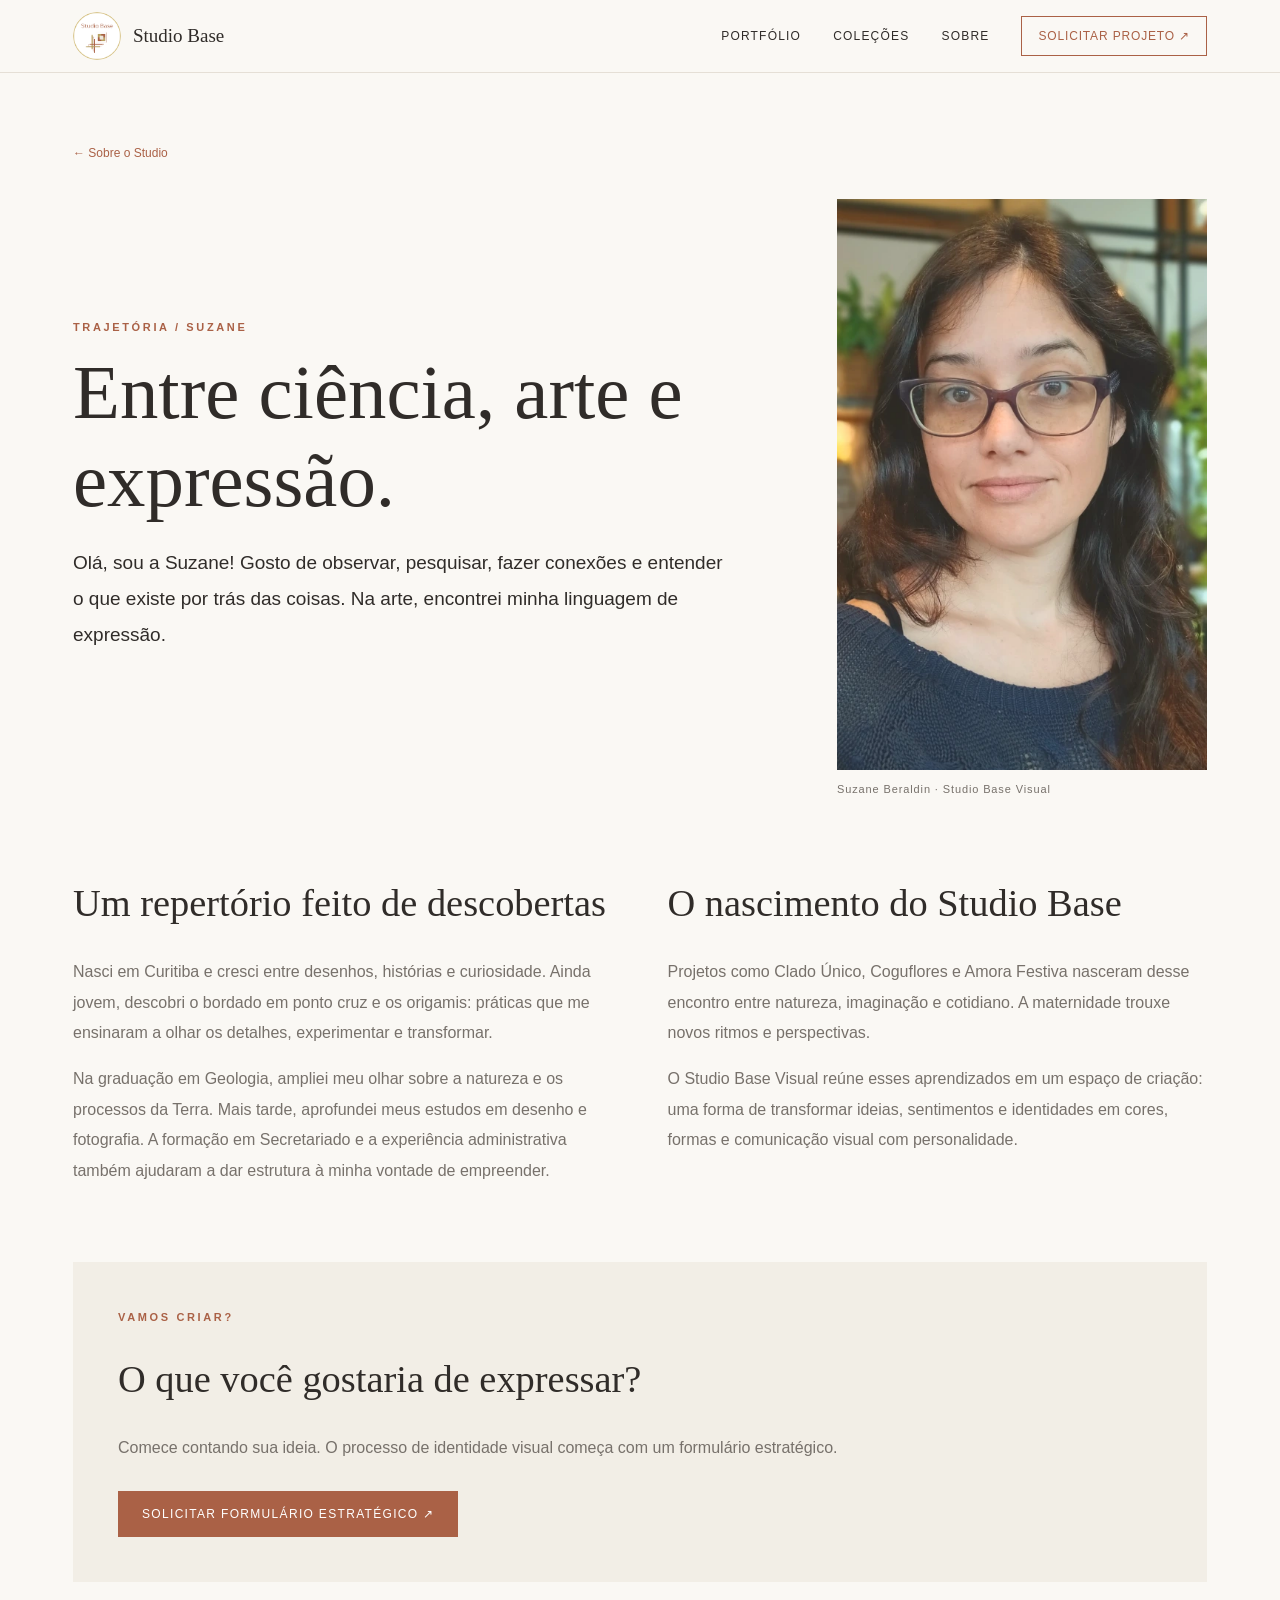
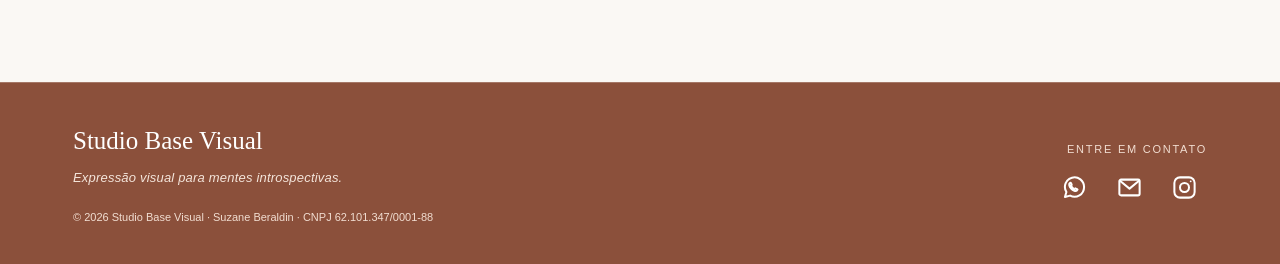
<file: sobre.html>
<!DOCTYPE html>

<html lang="pt-BR"><head><meta charset="utf-8"/><meta content="width=device-width,initial-scale=1" name="viewport"/><meta content="Conheça Suzane e a trajetória criativa por trás do Studio Base Visual." name="description"/><title>Sobre Suzane | Studio Base Visual</title><link href="style.css" rel="stylesheet"/><link href="assets/logo-circular.png" rel="icon"/></head><body><header><nav aria-label="Navegação principal" class="nav"><a class="brand" href="index.html"><img alt="Logomarca Studio Base Visual" src="assets/logo-circular.png"/>Studio Base</a><button aria-expanded="false" aria-label="Abrir menu" class="menu">☰</button><div class="links"><a href="index.html#projetos">Portfólio</a><a href="index.html#colecoes">Coleções</a><a href="sobre.html">Sobre</a><a class="nav-cta" data-contact="formulario" href="https://wa.me/554191995889?text=Ol%C3%A1%2C%20Suzane%21%20Conheci%20a%20Studio%20Base%20Visual%20pelo%20site%20e%20gostaria%20de%20solicitar%20o%20formul%C3%A1rio%20estrat%C3%A9gico%20para%20meu%20projeto%20de%20identidade%20visual." rel="noopener noreferrer" target="_blank">Solicitar projeto ↗</a></div></nav></header><main class="wrap detail about-story"><a class="back" href="index.html#sobre">← Sobre o Studio</a><section aria-labelledby="about-heading" class="about-intro"><div class="about-intro-copy"><span class="eyebrow">Trajetória / Suzane</span><h1 id="about-heading">Entre ciência, arte e expressão.</h1><p class="story-lead">Olá, sou a Suzane! Gosto de observar, pesquisar, fazer conexões e entender o que existe por trás das coisas. Na arte, encontrei minha linguagem de expressão.</p></div><figure class="portrait-frame"><img alt="Retrato de Suzane Beraldin, criadora do Studio Base Visual" decoding="async" fetchpriority="high" height="771" src="assets/suzane-retrato.webp" width="500"/><figcaption>Suzane Beraldin · Studio Base Visual</figcaption></figure></section><div class="story-grid"><div><h2>Um repertório feito de descobertas</h2><p>Nasci em Curitiba e cresci entre desenhos, histórias e curiosidade. Ainda jovem, descobri o bordado em ponto cruz e os origamis: práticas que me ensinaram a olhar os detalhes, experimentar e transformar.</p><p>Na graduação em Geologia, ampliei meu olhar sobre a natureza e os processos da Terra. Mais tarde, aprofundei meus estudos em desenho e fotografia. A formação em Secretariado e a experiência administrativa também ajudaram a dar estrutura à minha vontade de empreender.</p></div><div><h2>O nascimento do Studio Base</h2><p>Projetos como Clado Único, Coguflores e Amora Festiva nasceram desse encontro entre natureza, imaginação e cotidiano. A maternidade trouxe novos ritmos e perspectivas.</p><p>O Studio Base Visual reúne esses aprendizados em um espaço de criação: uma forma de transformar ideias, sentimentos e identidades em cores, formas e comunicação visual com personalidade.</p></div></div><div class="story-cta"><span class="eyebrow">Vamos criar?</span><h2>O que você gostaria de expressar?</h2><p>Comece contando sua ideia. O processo de identidade visual começa com um formulário estratégico.</p><a class="btn" data-contact="formulario" href="https://wa.me/554191995889?text=Ol%C3%A1%2C%20Suzane%21%20Conheci%20a%20Studio%20Base%20Visual%20pelo%20site%20e%20gostaria%20de%20solicitar%20o%20formul%C3%A1rio%20estrat%C3%A9gico%20para%20meu%20projeto%20de%20identidade%20visual." rel="noopener noreferrer" target="_blank">Solicitar formulário estratégico ↗</a></div></main><footer class="site-footer"><div class="wrap footer-inner"><div class="footer-main"><a class="footer-name" href="index.html">Studio Base Visual</a><p>Expressão visual para mentes introspectivas.</p><small>© <span class="current-year">2026</span> Studio Base Visual · Suzane Beraldin · CNPJ 62.101.347/0001-88</small></div><div class="footer-contact"><span class="footer-label">Entre em contato</span><div aria-label="Canais de contato" class="social-links"><a aria-label="Conversar no WhatsApp" class="social-icon" href="https://wa.me/554191995889" rel="noopener noreferrer" target="_blank" title="WhatsApp"><svg aria-hidden="true" fill="none" stroke="currentColor" stroke-linecap="round" stroke-linejoin="round" stroke-width="1.8" viewbox="0 0 24 24"><path d="M20.5 11.7a8.5 8.5 0 0 1-12.4 7.5L3.5 20.5l1.3-4.5a8.5 8.5 0 1 1 15.7-4.3Z"></path><path d="M9 8.4c-.4-.7-.8-.6-1.1-.4-.6.5-.8 1.2-.5 2.1.6 1.9 2.6 4 4.5 4.8 1 .4 1.7.3 2.2-.2l.6-.9-2-1c-.3.4-.6.8-1 .6-1.2-.6-2.1-1.5-2.7-2.7-.2-.4.2-.7.5-1Z"></path></svg></a><a aria-label="Enviar e-mail" class="social-icon" href="mailto:contato@studiobasevisual.com.br" title="E-mail"><svg aria-hidden="true" fill="none" stroke="currentColor" stroke-linecap="round" stroke-linejoin="round" stroke-width="1.8" viewbox="0 0 24 24"><rect height="14" rx="1.5" width="18" x="3" y="5"></rect><path d="m3.5 6 8.5 7 8.5-7"></path></svg></a><a aria-label="Visitar Instagram" class="social-icon" href="https://www.instagram.com/studio.basevisual/" rel="noopener noreferrer" target="_blank" title="Instagram"><svg aria-hidden="true" fill="none" stroke="currentColor" stroke-linecap="round" stroke-linejoin="round" stroke-width="1.8" viewbox="0 0 24 24"><rect height="18" rx="5" width="18" x="3" y="3"></rect><circle cx="12" cy="12" r="4"></circle><circle cx="17.5" cy="6.5" fill="currentColor" r=".8" stroke="none"></circle></svg></a></div></div></div></footer><script src="app.js"></script></body></html>
</file>
<file: style.css>
:root{--paper:#faf8f4;--cream:#f2eee6;--ink:#302c29;--muted:#77716b;--terra:#aa6146;--gold:#c6ae6d;--line:#e5dfd6}*{box-sizing:border-box}html{scroll-behavior:smooth}body{margin:0;background:var(--paper);color:var(--ink);font-family:Arial,Helvetica,sans-serif}a{color:inherit;text-decoration:none}button{font:inherit;cursor:pointer}img{max-width:100%;display:block}header{position:sticky;top:0;z-index:20;background:rgba(250,248,244,.96);backdrop-filter:blur(14px);border-bottom:1px solid var(--line)}.nav{max-width:1190px;margin:auto;display:flex;align-items:center;justify-content:space-between;padding:12px 28px;gap:24px}.brand{display:flex;align-items:center;gap:12px;font-family:Georgia,serif;font-size:19px;white-space:nowrap}.brand img{width:48px;height:48px;object-fit:contain;border-radius:50%}.links{display:flex;align-items:center;gap:32px;font-size:12px;letter-spacing:.1em;text-transform:uppercase}.links a:hover,.textlink:hover{color:var(--terra)}.btn{display:inline-flex;justify-content:center;align-items:center;gap:12px;padding:15px 23px;border:1px solid var(--terra);background:var(--terra);color:white;font-size:12px;letter-spacing:.11em;text-transform:uppercase;transition:transform .2s,background .2s}.btn:hover{transform:translateY(-2px);background:#8f4e38}.btn.outline{background:transparent;color:var(--terra)}.btn.outline:hover{background:#f3e9e2}.menu{display:none;background:none;border:0;font-size:24px}.wrap{max-width:1190px;margin:auto;padding:0 28px}.hero{min-height:610px;display:grid;grid-template-columns:1.1fr .9fr;align-items:center;gap:50px;padding-top:62px;padding-bottom:74px}.eyebrow{color:var(--terra);text-transform:uppercase;font-size:11px;letter-spacing:.24em;font-weight:bold}.hero h1,h2,.serif{font-family:Georgia,'Times New Roman',serif;font-weight:normal}.hero h1{font-size:clamp(46px,5.5vw,80px);line-height:1.08;letter-spacing:-.045em;margin:25px 0}.hero h1 em{font-weight:normal;color:var(--terra)}.lead{color:var(--muted);line-height:1.9;max-width:490px;font-size:15px}.actions{display:flex;gap:12px;flex-wrap:wrap;margin-top:31px}.hero-art{background:#eee8df;min-height:440px;display:grid;place-items:center;position:relative}.hero-art:after{content:'IDENTIDADE  ·  EXPRESSÃO  ·  PROPÓSITO';position:absolute;bottom:20px;font-size:9px;letter-spacing:.2em;color:#8c8071}.hero-art img{width:min(67%,300px);border-radius:50%;filter:drop-shadow(0 15px 25px #b6a99a55)}section{scroll-margin-top:95px}.section{padding:100px 0}.section.alt{background:var(--cream)}.sectionhead{display:flex;justify-content:space-between;align-items:end;gap:20px;margin-bottom:38px}.sectionhead h2{font-size:clamp(35px,4vw,57px);margin:12px 0 0;letter-spacing:-.035em}.sectionhead p{color:var(--muted);font-size:14px;line-height:1.8;max-width:330px}.projects{display:grid;grid-template-columns:1.2fr .8fr;gap:24px}.project{position:relative;overflow:hidden;background:#e7e0d7;min-height:360px}.project:first-child{grid-row:span 2;min-height:760px}.project img{width:100%;height:100%;object-fit:cover;position:absolute;inset:0;transition:transform .55s}.project:hover img{transform:scale(1.045)}.project:after{content:'';position:absolute;inset:45% 0 0;background:linear-gradient(transparent,#191714a8)}.project-info{position:absolute;z-index:1;bottom:30px;left:30px;color:white}.project-info small{font-size:10px;letter-spacing:.19em;text-transform:uppercase}.project-info h3{font:normal 30px Georgia,serif;margin:10px 0}.project-info span{font-size:12px;text-decoration:underline;text-underline-offset:6px}.intro{max-width:700px;margin:0 0 32px;color:var(--muted);line-height:1.8}.collection{display:grid;grid-template-columns:repeat(4,minmax(0,1fr));gap:20px}.mug{display:block}.mug .photo{background:white;aspect-ratio:4/4.5;overflow:hidden}.mug img{width:100%;height:100%;object-fit:cover;transition:transform .35s,filter .35s}.mug:hover img{transform:scale(1.045) translateY(-3px)}.mug h3{font:normal 18px Georgia,serif;margin:15px 0 7px}.mug p{font-size:12px;color:var(--muted);margin:0}.center{text-align:center;margin-top:40px}.aboutgrid{display:grid;grid-template-columns:.8fr 1.2fr;gap:80px;align-items:center}.about-symbol{background:#eee7da;display:grid;place-items:center;min-height:370px}.about-symbol img{width:220px;border-radius:50%}.aboutgrid h2{font-size:50px;line-height:1.15}.aboutgrid p{line-height:1.9;color:var(--muted)}.steps{display:grid;grid-template-columns:repeat(3,1fr);gap:36px}.step{border-top:1px solid var(--gold);padding-top:25px}.step strong{font:normal 29px Georgia,serif;color:var(--terra)}.step h3{font:normal 22px Georgia,serif}.step p{font-size:13px;line-height:1.8;color:var(--muted)}.contact{background:#aa6146;color:#fff;text-align:center;padding:95px 24px}.contact h2{font-size:clamp(38px,5vw,65px);margin:20px auto;max-width:680px}.contact p{line-height:1.8;color:#f6e9e1}.contact .btn{background:#fff;color:var(--terra);border-color:#fff}footer{padding:30px 0;color:var(--muted);font-size:12px}.foot{display:flex;justify-content:space-between;gap:20px}.detail{padding-top:70px;padding-bottom:100px}.detail h1{font:normal clamp(44px,6vw,80px) Georgia,serif;margin:12px 0}.detail p{max-width:720px;line-height:1.9;color:var(--muted)}.detail-gallery{display:grid;grid-template-columns:1fr 1fr;gap:18px;margin:35px 0}.detail-gallery img{width:100%;height:450px;object-fit:cover;background:#e9e4dd}.detail-gallery img:first-child{grid-column:span 2;height:570px}.back{font-size:12px;color:var(--terra)}.filterbar{display:flex;gap:10px;flex-wrap:wrap;margin:25px 0}.filterbar button{border:1px solid var(--line);background:transparent;padding:10px 17px;color:var(--ink)}.filterbar button.active{background:var(--terra);border-color:var(--terra);color:white}.hide{display:none!important}:focus-visible{outline:3px solid var(--gold);outline-offset:4px}@media(max-width:850px){.hero{grid-template-columns:1fr;min-height:auto}.hero-art{min-height:300px}.projects{grid-template-columns:1fr 1fr}.project:first-child{grid-row:auto;min-height:360px}.collection{grid-template-columns:repeat(2,1fr)}.aboutgrid{gap:30px}.links{gap:15px}}@media(max-width:650px){.nav{padding:9px 18px}.brand{font-size:16px}.brand img{width:40px;height:40px}.menu{display:block}.links{display:none;position:absolute;top:59px;left:0;right:0;background:var(--paper);padding:22px;flex-direction:column;align-items:stretch;border-bottom:1px solid var(--line)}.links.open{display:flex}.wrap{padding:0 20px}.hero{padding-top:45px;gap:35px}.hero-art{min-height:300px}.section{padding:70px 0}.sectionhead{display:block}.projects,.aboutgrid,.steps{grid-template-columns:1fr}.project,.project:first-child{min-height:390px}.collection{gap:12px}.mug h3{font-size:16px}.detail-gallery{grid-template-columns:1fr}.detail-gallery img,.detail-gallery img:first-child{grid-column:auto;height:auto;max-height:520px}.foot{display:block}.aboutgrid h2{font-size:38px}}@media(prefers-reduced-motion:reduce){*,*:before,*:after{scroll-behavior:auto!important;transition:none!important;animation:none!important}}

/* MVP 1.1 — Hero fotográfico autoral e assinatura circular da marca */
.hero-photo{min-height:min(790px,calc(100svh - 73px));position:relative;display:flex;align-items:center;isolation:isolate;padding:95px 0 115px;overflow:hidden;background:#a35d42;color:#fff}
.hero-photo-bg{position:absolute;inset:0;z-index:-2;background-image:linear-gradient(90deg,rgba(53,27,20,.88) 0%,rgba(77,37,27,.76) 34%,rgba(104,49,33,.33) 64%,rgba(68,30,21,.08) 100%),url('assets/foto-autoral-hero.webp');background-size:cover;background-position:center 47%;transform:scale(1.005)}
.hero-photo:after{content:'';position:absolute;inset:auto 0 0;height:100px;background:linear-gradient(transparent,rgba(47,23,16,.18));z-index:-1;pointer-events:none}
.hero-inner{display:flex;align-items:flex-end;justify-content:space-between;width:100%;gap:48px}
.hero-copy{max-width:760px}
.hero-photo .eyebrow{color:#f3d8b4}
.hero-photo h1{font-size:clamp(48px,6.5vw,92px);line-height:1.08;max-width:850px;text-wrap:balance;text-shadow:0 2px 18px rgba(33,17,13,.12)}
.hero-photo h1 em{color:#f2d1b2;font-style:italic}
.hero-photo .lead{color:#fff2e7;font-size:16px;max-width:510px;line-height:1.8}
.hero-photo .btn{background:#f9f5ee;color:#753e2e;border-color:#f9f5ee}
.hero-photo .btn:hover{background:#fff;color:#753e2e}
.hero-photo .btn.outline{background:transparent;color:#fff;border-color:rgba(255,255,255,.85)}
.hero-photo .btn.outline:hover{background:rgba(255,255,255,.14)}
.hero-signature{display:flex;flex-direction:column;align-items:center;gap:12px;flex:0 0 150px;margin-bottom:16px}
.hero-signature img{width:150px;height:150px;object-fit:contain;border-radius:50%;filter:drop-shadow(0 8px 28px rgba(35,19,14,.24))}
.hero-signature span{font-size:10px;letter-spacing:.19em;text-transform:uppercase;white-space:nowrap;color:#fff5e8}
.hero-scroll{position:absolute;bottom:31px;left:max(28px,calc((100vw - 1134px)/2));font-size:10px;text-transform:uppercase;letter-spacing:.22em;color:#fff3e9;display:flex;align-items:center;gap:15px}
.hero-scroll span{font-size:21px;line-height:1}
.brand img{border-radius:50%;background:transparent}
@media(max-width:850px){.hero-photo{min-height:690px}.hero-inner{align-items:center}.hero-signature{flex-basis:106px}.hero-signature img{width:106px;height:106px}.hero-photo h1{font-size:clamp(48px,7vw,75px)}}
@media(max-width:650px){.hero-photo{min-height:calc(100svh - 60px);padding:90px 0 105px}.hero-photo-bg{background-image:linear-gradient(90deg,rgba(53,27,20,.84),rgba(75,35,25,.54)),url('assets/foto-autoral-hero.webp');background-position:57% center}.hero-inner{display:block}.hero-photo h1{font-size:clamp(44px,10vw,65px)}.hero-photo .lead{font-size:14px}.hero-signature{display:none}.hero-scroll{left:20px;bottom:27px}.hero-photo .actions{gap:10px}.hero-photo .btn{padding:13px 16px;font-size:10px}}

/* MVP 1.2 — ajustes editoriais e comerciais baseados na documentação da cliente */
.process-note{max-width:780px;margin:36px auto 0;text-align:center;font-size:13px;line-height:1.9;color:var(--muted)}.offer-paths{display:grid;grid-template-columns:1fr 1fr;gap:22px;margin:42px 0}.offer-paths>div{border:1px solid var(--line);padding:30px;background:#fff}.offer-paths h2{font-size:27px;margin:12px 0}.offer-paths p{line-height:1.8;color:var(--muted);font-size:14px}.textlink{color:var(--terra);font-size:13px;text-decoration:underline;text-underline-offset:5px}.about-story>.eyebrow{display:block;margin-top:45px}.story-lead{font-size:19px!important;max-width:820px!important;color:var(--ink)!important}.story-grid{display:grid;grid-template-columns:1fr 1fr;gap:55px;margin:55px 0}.story-grid h2,.story-cta h2{font-size:clamp(27px,3vw,43px)}.story-cta{background:var(--cream);padding:45px;margin-top:60px}.story-cta p{margin-bottom:28px}@media(max-width:650px){.offer-paths,.story-grid{grid-template-columns:1fr}.offer-paths>div{padding:22px}.story-grid{gap:15px}.story-cta{padding:26px}}

/* MVP 1.4 — canais de contato */
footer .wrap { display:flex; flex-wrap:wrap; align-items:center; justify-content:space-between; gap:1.25rem; }
.social-links { display:flex; align-items:center; gap:1.1rem; }
.social-icon { display:inline-flex; align-items:center; justify-content:center; width:46px; height:46px; border-radius:50%; color:inherit; transition:transform .2s ease, background-color .2s ease; }
.social-icon svg { width:27px; height:27px; }
.social-icon:hover { transform:translateY(-3px); background:rgba(255,255,255,.12); }
.social-icon:focus-visible { outline:2px solid currentColor; outline-offset:3px; }
@media (prefers-reduced-motion:reduce) { .social-icon { transition:none; } .social-icon:hover { transform:none; } }

/* MVP 1.5 — curadoria: cada projeto tem uma imagem de capa, sem colagem concorrente */
.projects-curated{display:grid;grid-template-columns:repeat(2,minmax(0,1fr));gap:28px;align-items:start}
.project-curated,.project-curated:first-child{position:static;display:block;min-height:0;grid-row:auto;background:transparent;overflow:visible}
.project-curated:after{display:none}
.project-visual{aspect-ratio:5/4;overflow:hidden;background:#e8e1d6}
.project-curated .project-visual img{position:static;width:100%;height:100%;object-fit:cover;transition:transform .45s ease}
.project-curated:hover .project-visual img,.project-curated:focus-visible .project-visual img{transform:scale(1.035)}
.project-caption{display:flex;justify-content:space-between;gap:18px;align-items:center;padding:18px 1px 8px;color:var(--ink)}
.project-caption small{color:var(--terra);font-size:10px;letter-spacing:.15em;text-transform:uppercase}
.project-caption h3{font:normal clamp(21px,2.2vw,29px) Georgia,serif;margin:8px 0 0}
.project-arrow{font-size:26px;color:var(--terra);transition:transform .2s}
.project-curated:hover .project-arrow{transform:translate(3px,-3px)}
.portfolio-note{font-size:12px;line-height:1.7;color:var(--muted);margin:25px 0 0}
.detail-gallery-curated{grid-template-columns:repeat(2,minmax(0,1fr));gap:25px;align-items:start}
.detail-gallery-curated .project-figure{margin:0;background:var(--cream)}
.detail-gallery-curated .project-figure:first-child{grid-column:1/-1}
.detail-gallery-curated .project-figure img,.detail-gallery-curated .project-figure:first-child img{width:100%;height:auto;max-height:720px;object-fit:contain;position:static;background:#e9e4dd}
.detail-gallery-curated .project-figure figcaption{padding:12px 16px;color:var(--muted);font-size:11px;letter-spacing:.09em;text-transform:uppercase}
.detail-gallery-curated.single{display:block;max-width:820px}
.detail-gallery-curated.single .project-figure:first-child{grid-column:auto}
.project-source-note{font-size:12px;max-width:800px;margin:-10px 0 35px!important}
@media(max-width:650px){.projects-curated,.detail-gallery-curated{grid-template-columns:1fr;gap:24px}.detail-gallery-curated .project-figure:first-child{grid-column:auto}.project-visual{aspect-ratio:5/4}}

/* MVP 1.6 — uniformidade, hierarquia e acessibilidade */
.projects-curated{align-items:stretch;grid-auto-flow:row}
.project-curated{display:flex;flex-direction:column;min-width:0}
.project-visual{aspect-ratio:5/4}
.project-curated .project-caption{margin-top:auto;min-height:94px}
.portfolio-title{font:normal clamp(38px,5vw,64px) Georgia,serif;margin:12px 0}
.links .nav-cta{border:1px solid var(--terra);padding:12px 16px;color:var(--terra);letter-spacing:.07em;white-space:nowrap}
.links .nav-cta:hover{background:var(--terra);color:#fff}
.project-visual img{object-position:center}
@media(max-width:650px){.project-curated .project-caption{min-height:0}.links .nav-cta{display:block;text-align:center}}


/* MVP 1.7 — editorial portrait and a single consistent footer system */
.about-intro{display:grid;grid-template-columns:minmax(0,1.1fr) minmax(250px,.65fr);gap:clamp(32px,6vw,88px);align-items:center;margin-top:38px}
.about-intro .eyebrow{display:block;margin-top:0}
.about-intro h1{margin:16px 0 20px}
.portrait-frame{margin:0;max-width:370px;justify-self:end;width:100%}
.portrait-frame img{display:block;width:100%;height:auto;aspect-ratio:500/771;object-fit:cover;background:var(--cream)}
.portrait-frame figcaption{font-size:11px;letter-spacing:.08em;color:var(--muted);margin-top:13px}
.site-footer{background:#8b503b;color:#fff;padding:44px 0 38px}
.site-footer .footer-inner{display:grid;grid-template-columns:minmax(0,1fr) auto;align-items:center;gap:28px 60px}
.site-footer .footer-main{min-width:0}
.site-footer .footer-name{font:normal 25px Georgia,serif;color:#fff}
.site-footer .footer-main p{font-size:13px;line-height:1.65;color:#f4e5db;margin:12px 0 19px}
.site-footer .footer-main small{display:block;font-size:11px;line-height:1.7;color:#f1ddd1}
.site-footer .footer-contact{display:flex;flex-direction:column;align-items:flex-end;gap:10px}
.site-footer .footer-label{font-size:11px;text-transform:uppercase;letter-spacing:.16em;color:#f1ddd1}
.site-footer .social-links{display:flex;gap:9px;align-items:center}
.site-footer .social-icon{color:#fff;width:46px;height:46px}
.site-footer .social-icon:hover{background:rgba(255,255,255,.14)}
@media(max-width:700px){.about-intro{grid-template-columns:1fr}.portrait-frame{justify-self:start;max-width:310px}.site-footer .footer-inner{grid-template-columns:1fr;gap:28px}.site-footer .footer-contact{align-items:flex-start}.site-footer{padding:38px 0}}

/* MVP 1.8 — refinamento editorial, sem alterar componentes aprovados */
.studio-feature{background:#faf8f4}
.studio-feature-grid{display:grid;grid-template-columns:minmax(0,1fr) minmax(0,1fr);align-items:center;gap:clamp(36px,6vw,92px)}
.studio-feature-image{margin:0;min-width:0}
.studio-feature-image img{display:block;width:100%;height:auto;aspect-ratio:4/3;object-fit:cover;background:#d4a68c}
.studio-feature-image figcaption{margin-top:12px;font-size:11px;letter-spacing:.04em;color:var(--muted)}
.studio-feature-copy h2{max-width:550px;text-wrap:balance}
.studio-feature-copy p{max-width:510px;line-height:1.85;color:var(--muted)}
.studio-feature-copy .btn{margin-top:12px}
.site-footer .footer-main p{font-style:italic;letter-spacing:.015em}
@media(max-width:760px){.studio-feature-grid{grid-template-columns:1fr;gap:28px}.studio-feature-image img{aspect-ratio:5/4}.studio-feature-copy{max-width:650px}}

/* MVP 2.0: five balanced project cards, with a supplementary visual in Eduardo's card. */
.projects-curated .project-wide{grid-column:1/-1}
.project-wide .project-visual{aspect-ratio:2.4/1}
.project-curated .project-visual{position:relative}
.project-curated .project-inset{position:absolute;right:4%;bottom:5%;width:32%;aspect-ratio:4/3;overflow:hidden;border:3px solid rgba(250,248,244,.92);box-shadow:0 8px 24px #0003;background:#fff;pointer-events:none}
.project-curated .project-inset img{width:100%;height:100%;object-fit:cover}
.project-curated:hover .project-inset img{transform:none}
@media(max-width:650px){.projects-curated .project-wide{grid-column:auto}.project-wide .project-visual{aspect-ratio:5/4}.project-curated .project-inset{width:35%;border-width:2px}}

/* MVP 2.1 — curadoria de imagens e composição institucional */
.project-curated .project-visual img[src$="eduardo-cartoes.webp"]{object-fit:contain;object-position:center;background:#e7e2d9}
.contact{padding:0;text-align:left;background:#aa6146}
.contact-editorial{max-width:1190px;margin:0 auto;display:grid;grid-template-columns:minmax(0,.95fr) minmax(0,1.05fr);align-items:center;gap:clamp(30px,5vw,76px);padding:70px 28px}
.contact-editorial-image{margin:0;min-width:0;overflow:hidden;background:#b87c64}
.contact-editorial-image img{width:100%;height:auto;aspect-ratio:4/3;object-fit:cover;object-position:center;display:block}
.contact-editorial-copy{min-width:0}
.contact-editorial-copy h2{margin:20px 0;max-width:650px;font-size:clamp(36px,4vw,59px)}
.contact-editorial-copy p{max-width:580px}
.contact-editorial-copy .actions{justify-content:flex-start!important}
.contact-editorial-copy .btn{font-size:11px}
@media(max-width:760px){.contact-editorial{grid-template-columns:1fr;gap:27px;padding:55px 20px}.contact-editorial-image img{aspect-ratio:16/9}.contact-editorial-copy h2{font-size:clamp(35px,8vw,52px)}}
@media(max-width:450px){.contact-editorial-copy .actions{flex-direction:column;align-items:stretch}.contact-editorial-copy .btn{text-align:center}}

/* MVP 2.2: separação editorial discreta entre contato e rodapé */
.site-footer{border-top:1px solid rgba(255,255,255,.22)}
:focus-visible{outline:3px solid var(--gold);outline-offset:3px}
@media(prefers-reduced-motion:reduce){html{scroll-behavior:auto}.project-curated .project-visual img,.project-arrow,.social-icon{transition:none!important;transform:none!important}}

/* Fotografia editorial das coleções: proporção preservada sem cortes. */
.colecoes-editorial{margin:38px 0 52px}
.colecoes-editorial img{display:block;width:100%;height:auto;aspect-ratio:1827 / 864;object-fit:contain;border-radius:8px}
.colecoes-editorial figcaption{margin-top:10px;font-size:11px;letter-spacing:.06em;color:var(--muted)}
@media(max-width:650px){.colecoes-editorial{margin:28px 0 38px}}

/* CTA principal no encerramento das seções da landing page. */
.section-cta{justify-content:center;margin-top:38px}
@media(max-width:450px){.section-cta{flex-direction:column;align-items:stretch}.section-cta .btn{text-align:center}}

/* Assinatura completa centralizada na área livre do hero. */
.hero-signature{flex:1 1 220px;align-self:center;margin-bottom:0;gap:16px}
.hero-signature img{width:180px;height:180px}
.hero-signature span{font-size:12px}
@media(min-width:851px){.hero-copy{flex:0 1 760px;min-width:0}}
@media(min-width:651px) and (max-width:850px){.hero-signature{flex:1 0 150px}.hero-signature img{width:130px;height:130px}.hero-signature span{font-size:10px}}

@media(min-width:851px){.hero-signature{transform:translateX(-50px)}}
</file>
